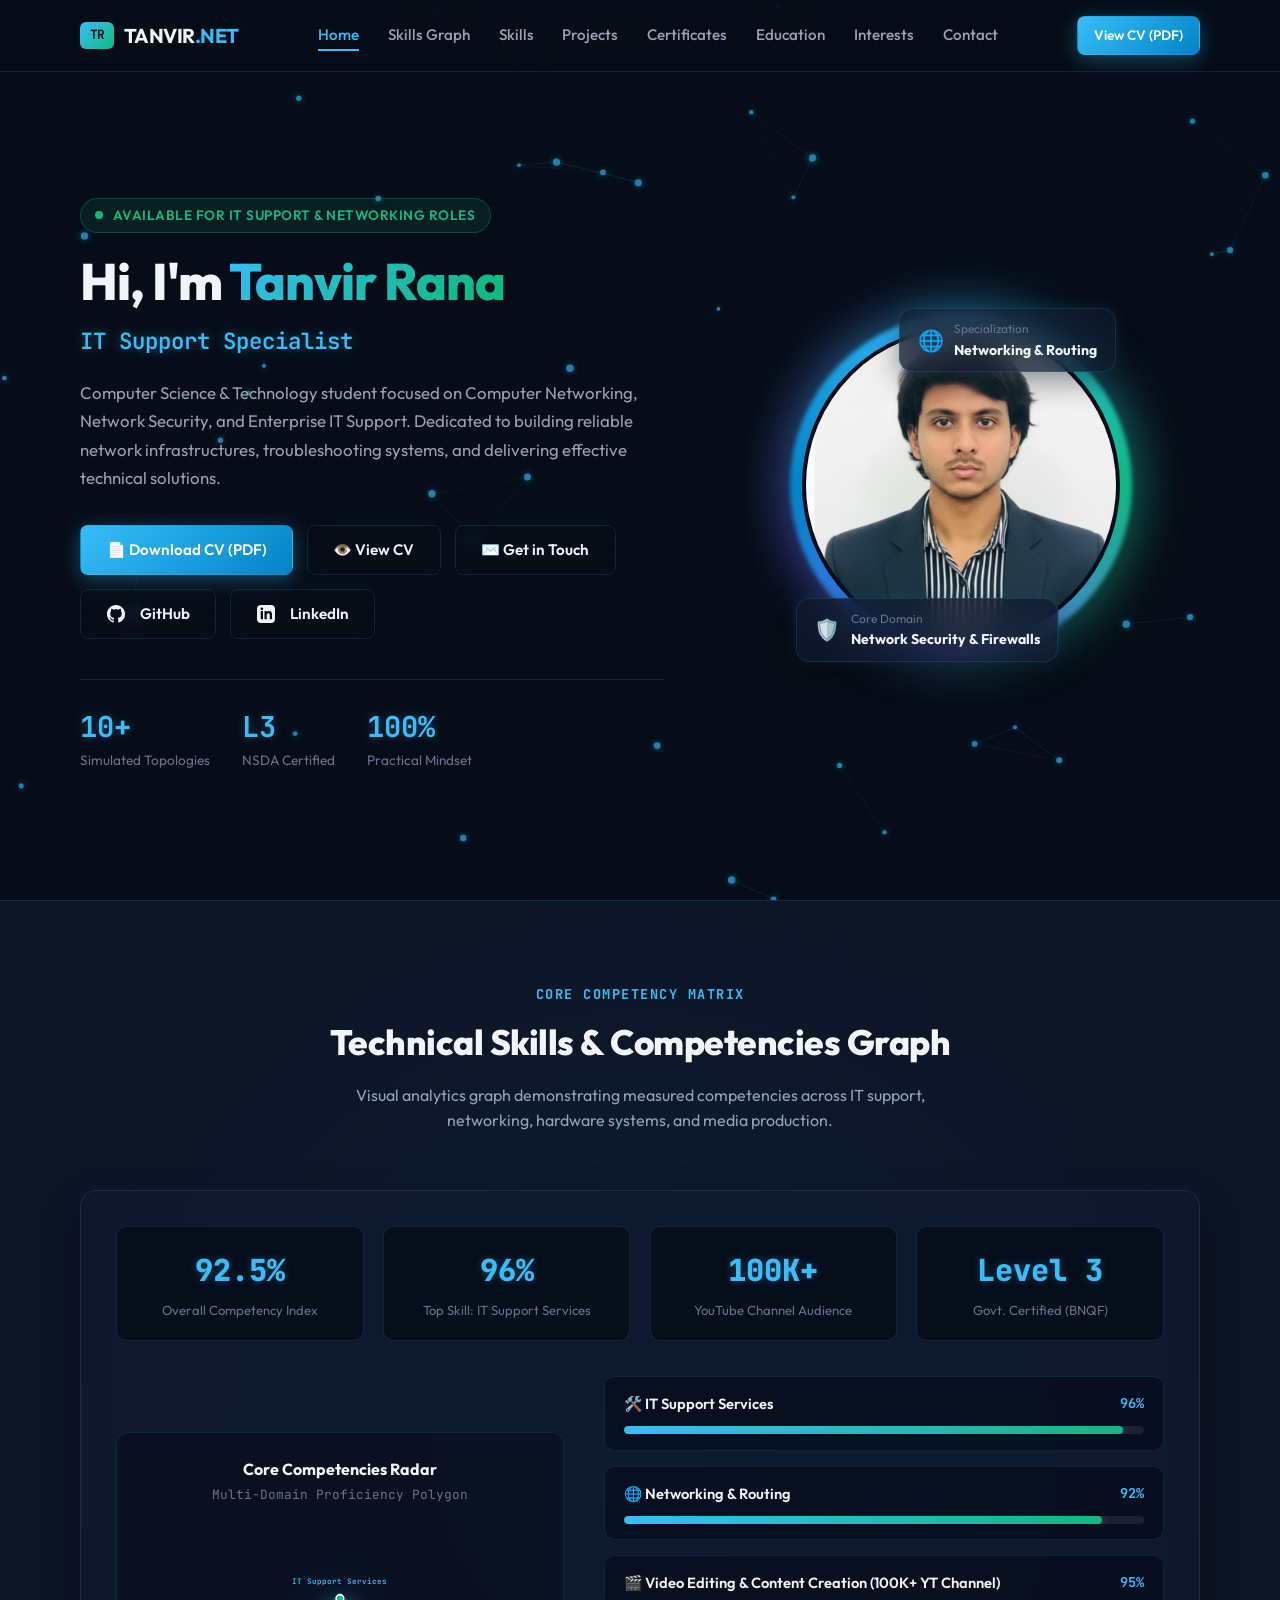
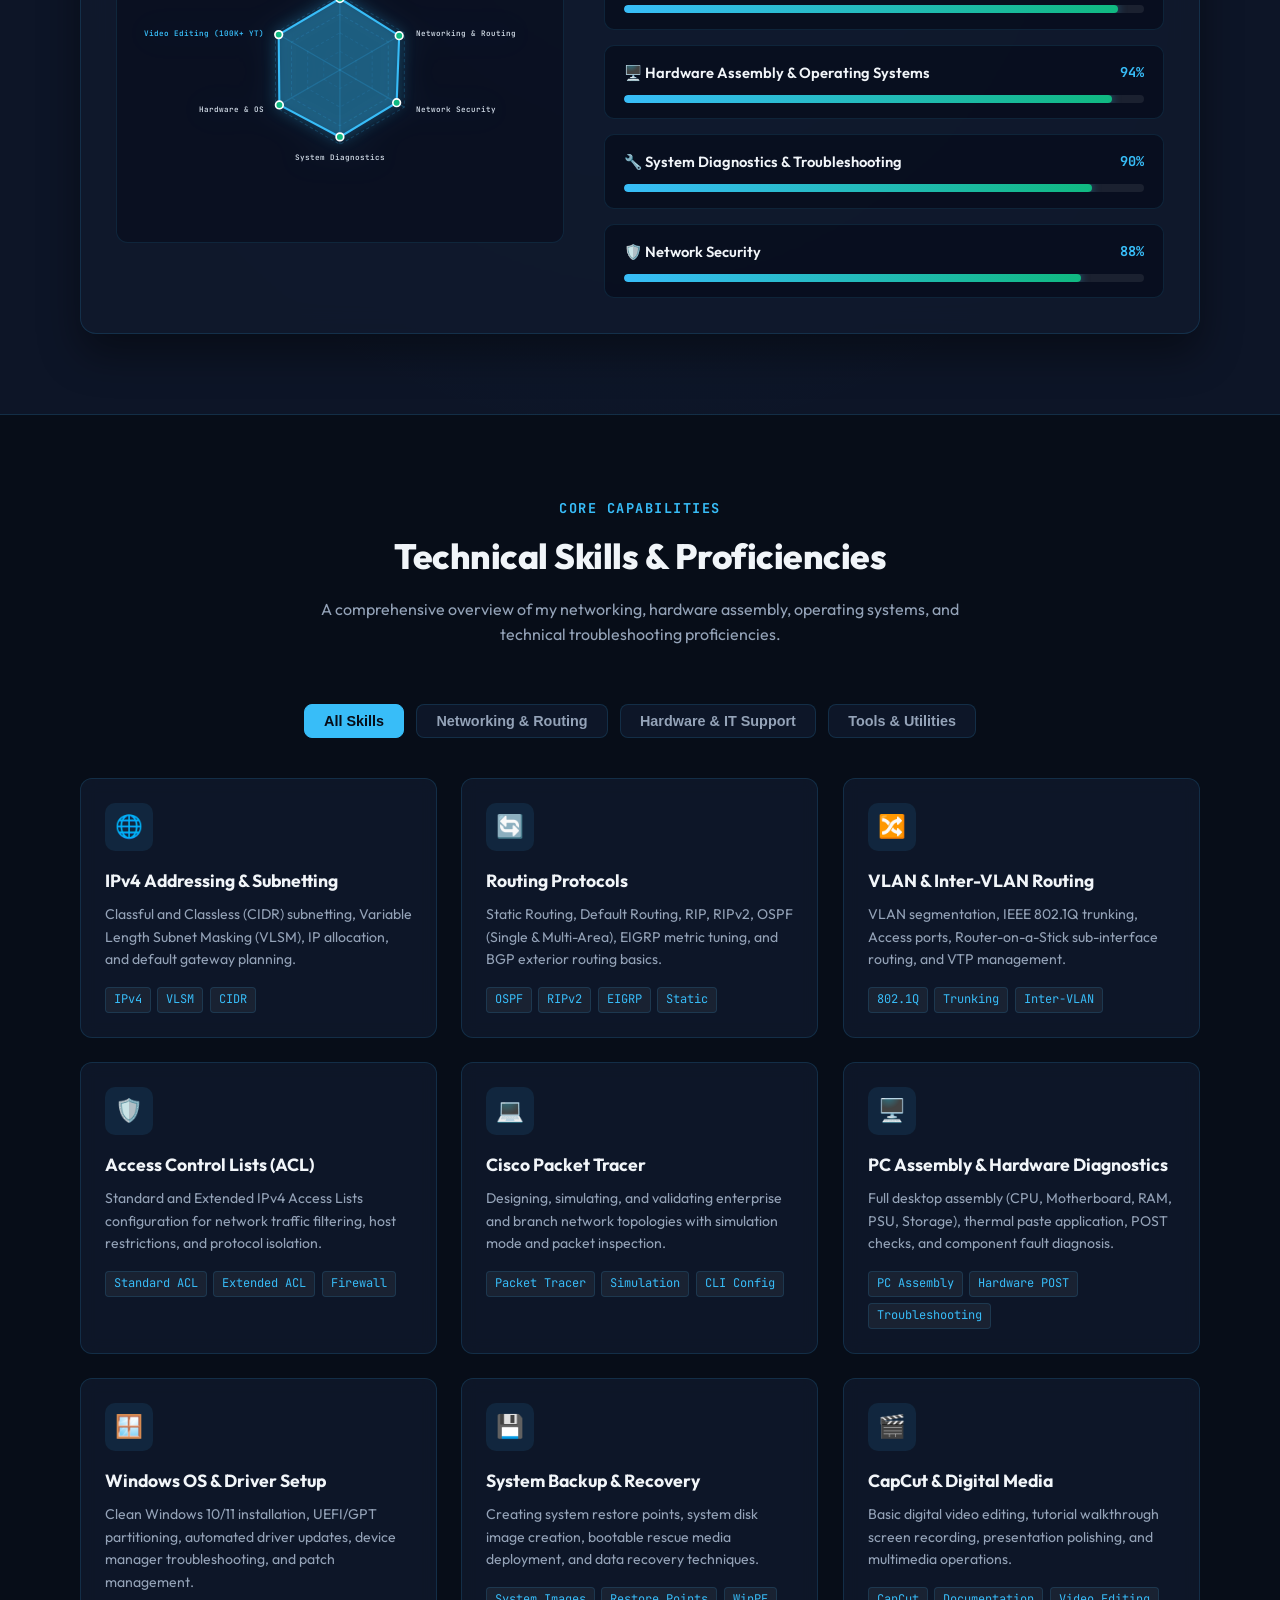
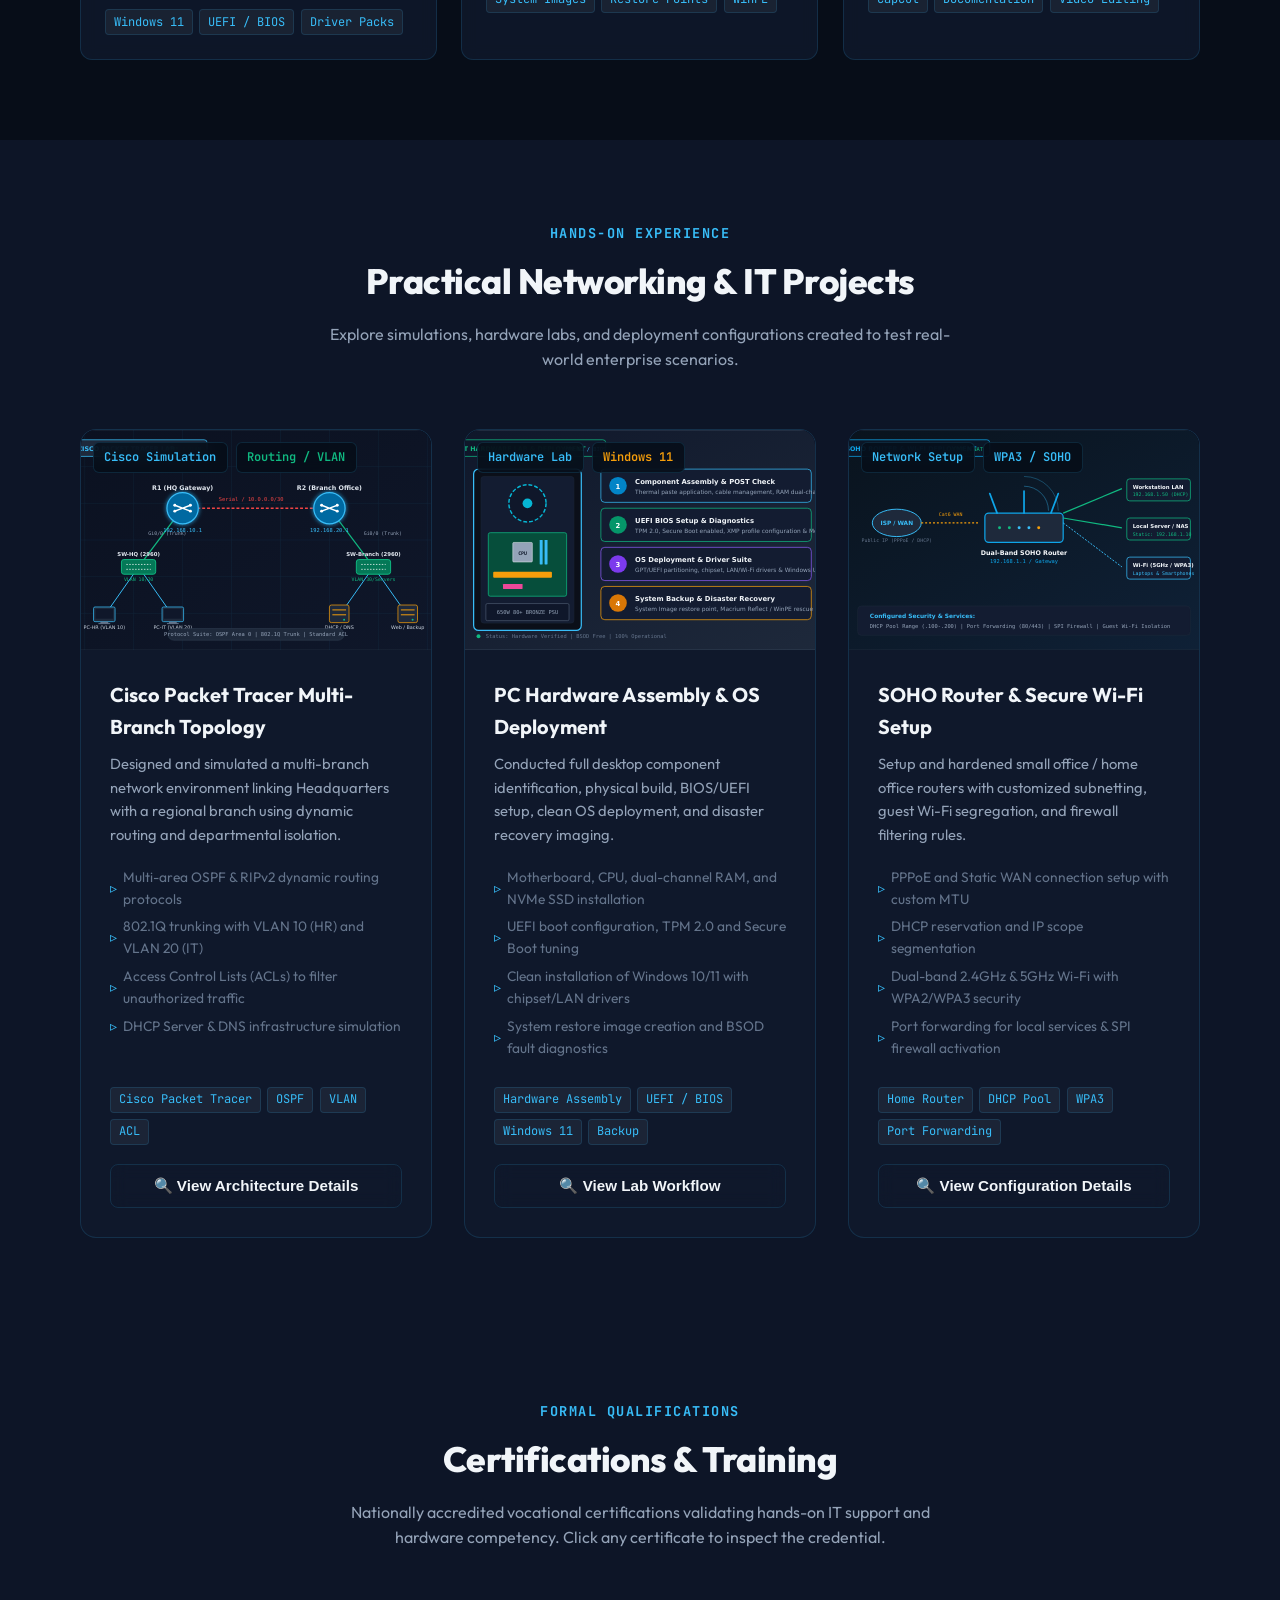
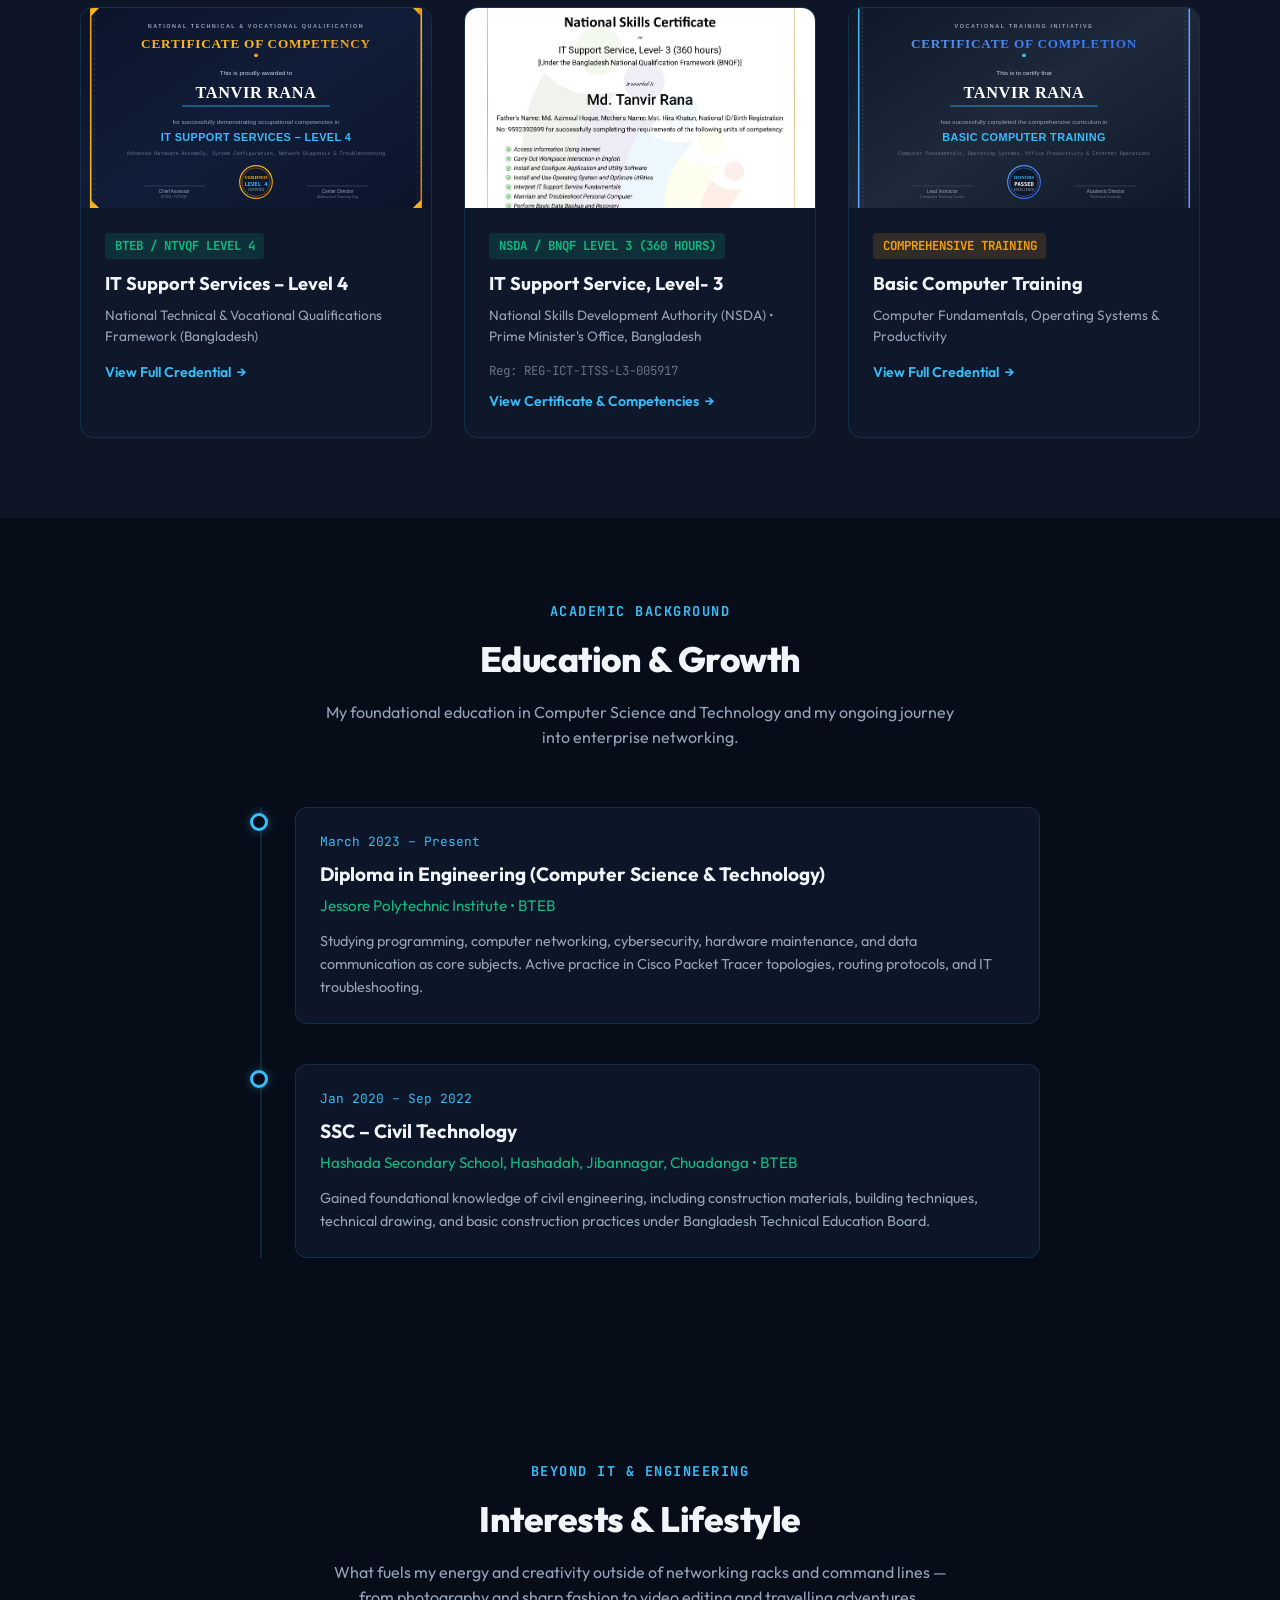
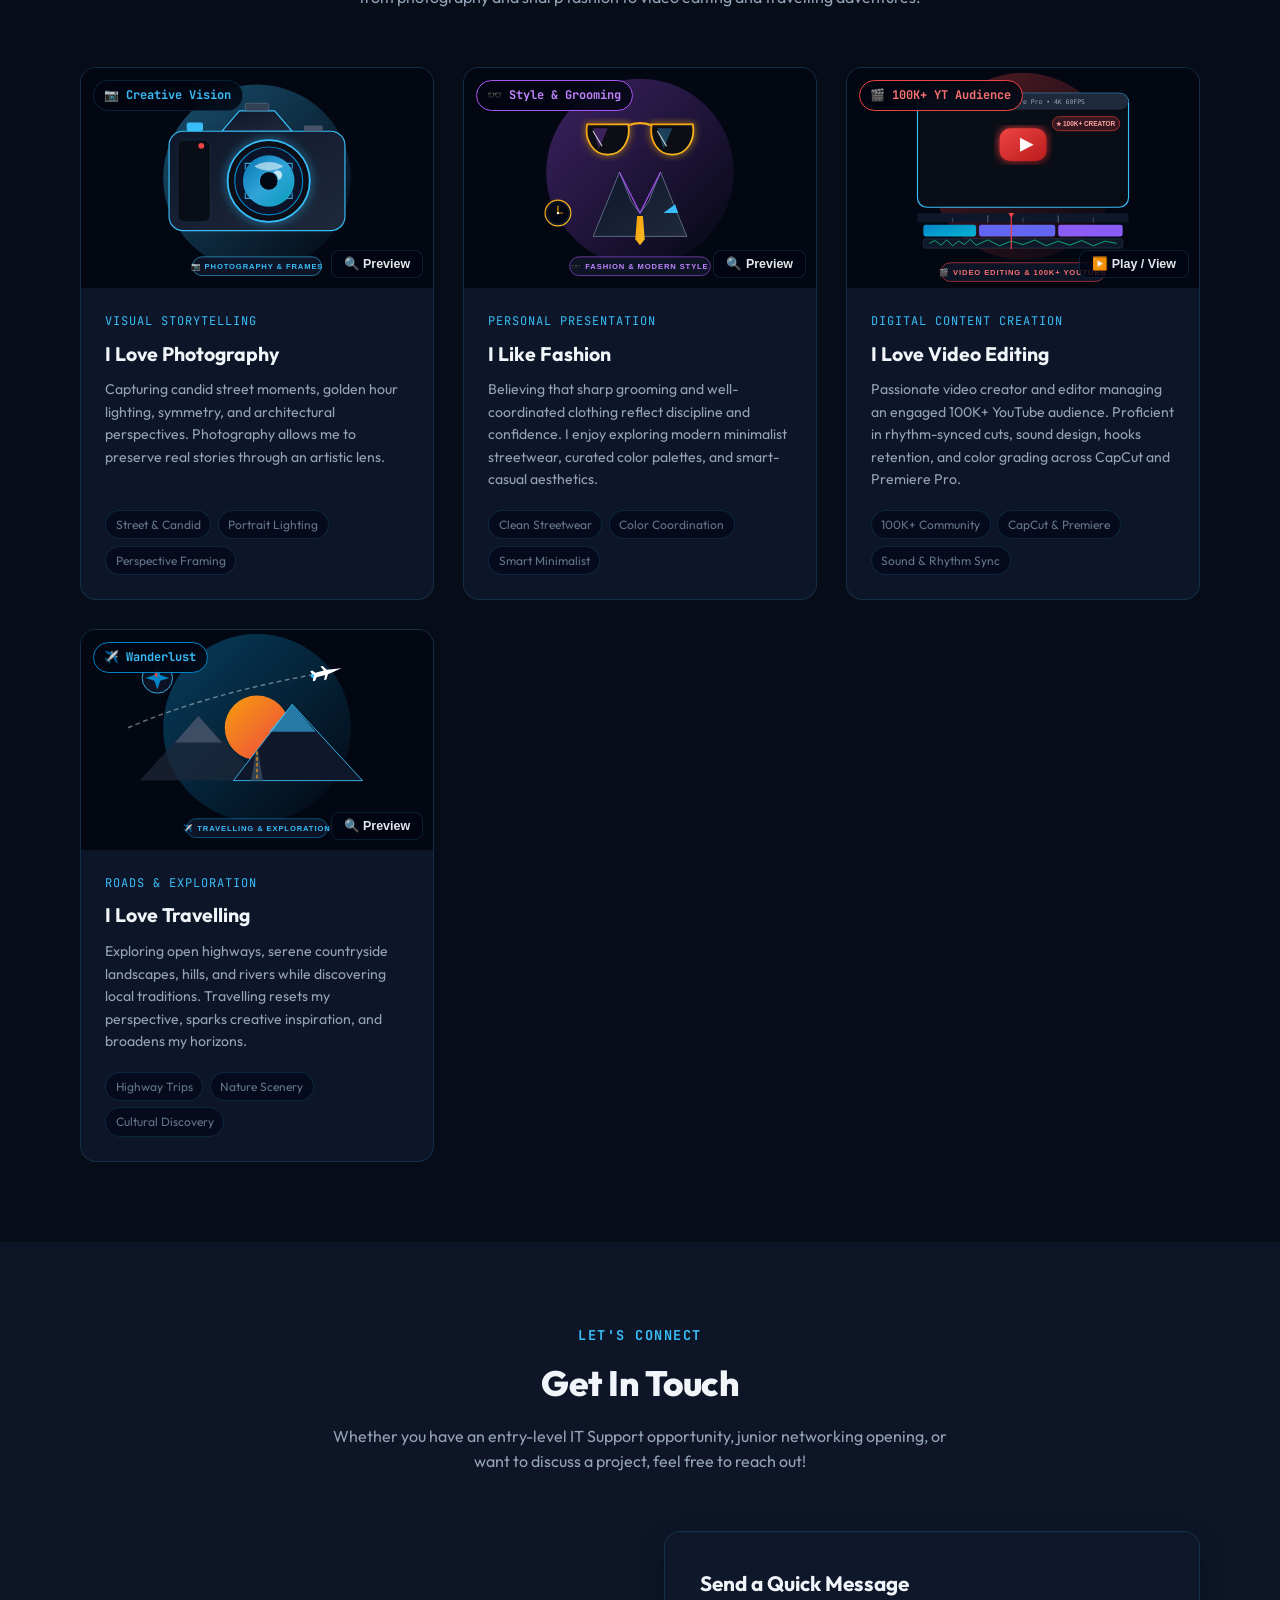
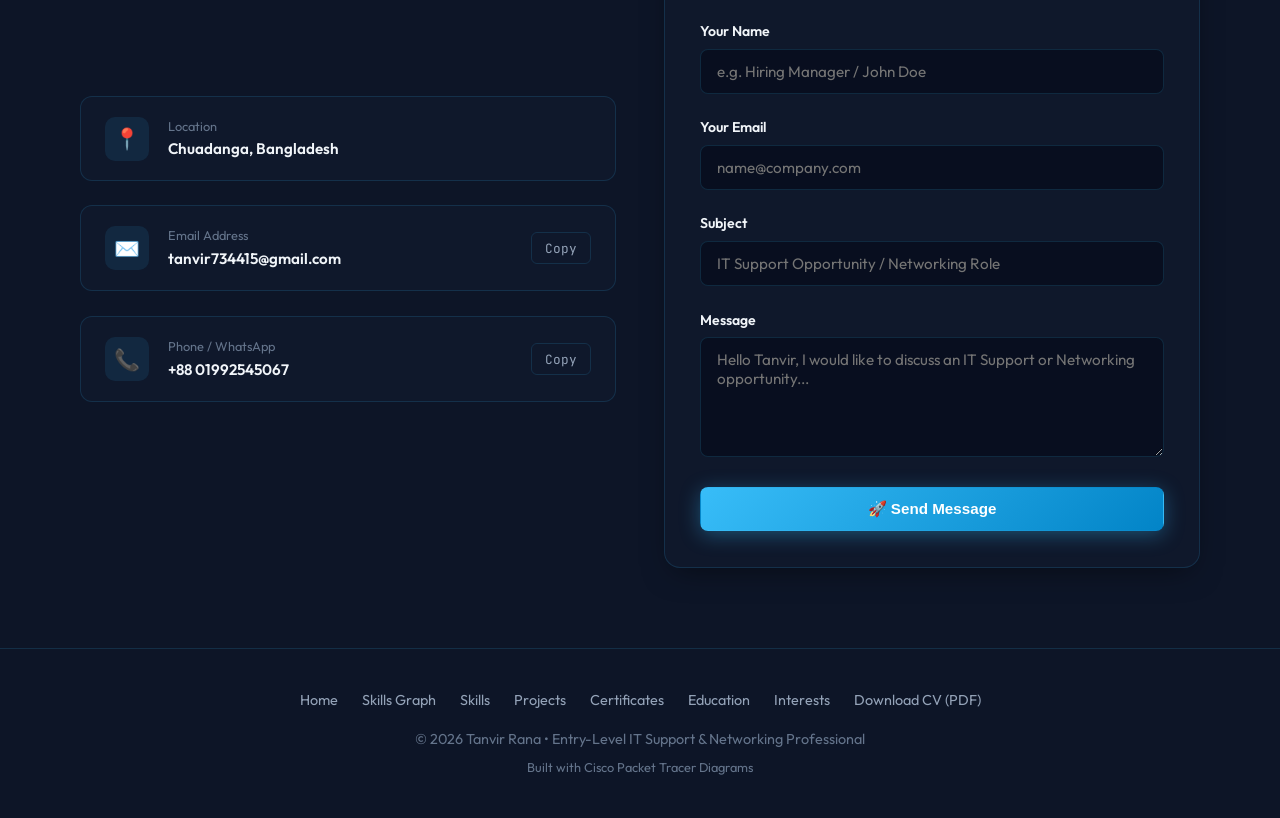
<file: index.html>
<!DOCTYPE html>
<html lang="en">
<head>
  <meta charset="UTF-8">
  <meta name="viewport" content="width=device-width, initial-scale=1.0">
  <title>Tanvir Rana | Entry-Level IT Support &amp; Networking Professional</title>
  <meta name="description" content="Portfolio of Tanvir Rana - Computer Science Diploma student specializing in Cisco Packet Tracer, IPv4 Routing, VLANs, PC Assembly, and IT Support.">
  <meta name="keywords" content="Tanvir Rana, IT Support, Networking, Cisco Packet Tracer, OSPF, VLAN, PC Assembly, Windows Deployment, Portfolio, Bangladesh">
  
  <!-- Google Fonts: Outfit & JetBrains Mono -->
  <link rel="preconnect" href="https://fonts.googleapis.com">
  <link rel="preconnect" href="https://fonts.gstatic.com" crossorigin>
  <link href="https://fonts.googleapis.com/css2?family=JetBrains+Mono:wght@400;500;700&family=Outfit:wght@300;400;500;600;700;800&display=swap" rel="stylesheet">
  
  <!-- Stylesheet -->
  <link rel="stylesheet" href="style.css">
</head>
<body>

  <!-- Dynamic Animated Background Canvas -->
  <canvas id="network-canvas"></canvas>

  <div class="content-wrapper">
    <!-- Navigation Bar -->
    <header class="navbar" id="navbar">
      <div class="container nav-container">
        <a href="#home" class="logo">
          <span class="logo-badge">TR</span>
          <span>TANVIR<span class="text-cyan">.NET</span></span>
        </a>

        <ul class="nav-links" id="nav-links">
          <li><a href="#home" class="nav-link active">Home</a></li>
          <li><a href="#skills-graph" class="nav-link">Skills Graph</a></li>
          <li><a href="#skills" class="nav-link">Skills</a></li>
          <li><a href="#projects" class="nav-link">Projects</a></li>
          <li><a href="#certifications" class="nav-link">Certificates</a></li>
          <li><a href="#education" class="nav-link">Education</a></li>
          <li><a href="#interests" class="nav-link">Interests</a></li>
          <li><a href="#contact" class="nav-link">Contact</a></li>
        </ul>

        <div class="nav-actions">
          <a href="assets/docs/MD_TANVIR_RANA_CV.pdf" target="_blank" class="btn btn-primary" style="padding: 0.5rem 1rem; font-size: 0.85rem;">View CV (PDF)</a>
          <button class="hamburger" id="hamburger-btn" aria-label="Open Navigation Menu">☰</button>
        </div>
      </div>
    </header>

    <!-- Hero Section -->
    <section class="hero-section" id="home">
      <div class="container hero-grid">
        <div class="hero-content">
          <div class="hero-badge-wrap">
            <span class="pulse-dot"></span>
            <span class="hero-badge-text">Available for IT Support &amp; Networking Roles</span>
          </div>

          <h1 class="hero-title">
            Hi, I'm <span class="gradient-text">Tanvir Rana</span>
          </h1>

          <div class="typewriter-line">
            <span class="mono" id="typewriter-text"></span>
          </div>

          <p class="hero-desc">
            Computer Science &amp; Technology student focused on Computer Networking, Network Security, and Enterprise IT Support. Dedicated to building reliable network infrastructures, troubleshooting systems, and delivering effective technical solutions.
          </p>

          <div class="hero-actions">
            <div class="hero-actions-row">
              <a href="assets/docs/MD_TANVIR_RANA_CV.pdf" target="_blank" class="btn btn-primary" title="Download Official PDF CV">
                <span>📄 Download CV (PDF)</span>
              </a>
              <a href="assets/docs/Tanvir_Rana_CV.html" target="_blank" class="btn btn-outline" title="View Interactive Online CV">
                <span>👁️ View CV</span>
              </a>
              <a href="#contact" class="btn btn-outline">
                <span>✉️ Get in Touch</span>
              </a>
            </div>
            <div class="hero-social-row">
              <a href="https://github.com/Md-Tanvir-Rana/Portfolio" target="_blank" rel="noopener noreferrer" class="btn btn-outline" title="GitHub Profile">
                <svg width="18" height="18" viewBox="0 0 24 24" fill="currentColor" style="vertical-align: middle; margin-right: 0.35rem;"><path d="M12 0C5.37 0 0 5.37 0 12c0 5.31 3.435 9.795 8.205 11.385.6.105.825-.255.825-.57 0-.285-.015-1.23-.015-2.235-3.015.555-3.795-.735-4.035-1.41-.135-.345-.72-1.41-1.23-1.695-.42-.225-1.02-.78-.015-.795.945-.015 1.62.87 1.845 1.23 1.08 1.815 2.805 1.305 3.495.99.105-.78.42-1.305.765-1.605-2.67-.3-5.46-1.335-5.46-5.925 0-1.305.465-2.385 1.23-3.225-.12-.3-.54-1.53.12-3.18 0 0 1.005-.315 3.3 1.23.96-.27 1.98-.405 3-.405s2.04.135 3 .405c2.295-1.56 3.3-1.23 3.3-1.23.66 1.65.24 2.88.12 3.18.765.84 1.23 1.905 1.23 3.225 0 4.605-2.805 5.625-5.475 5.925.435.375.81 1.095.81 2.22 0 1.605-.015 2.895-.015 3.3 0 .315.225.69.825.57A12.02 12.02 0 0024 12c0-6.63-5.37-12-12-12z"/></svg>
                <span>GitHub</span>
              </a>
              <a href="https://linkedin.com/in/tanvir-rana" target="_blank" rel="noopener noreferrer" class="btn btn-outline" title="LinkedIn Profile">
                <svg width="18" height="18" viewBox="0 0 24 24" fill="currentColor" style="vertical-align: middle; margin-right: 0.35rem;"><path d="M19 0h-14c-2.761 0-5 2.239-5 5v14c0 2.761 2.239 5 5 5h14c2.762 0 5-2.239 5-5v-14c0-2.761-2.238-5-5-5zm-11 19h-3v-11h3v11zm-1.5-12.268c-.966 0-1.75-.79-1.75-1.764s.784-1.764 1.75-1.764 1.75.79 1.75 1.764-.783 1.764-1.75 1.764zm13.5 12.268h-3v-5.604c0-3.368-4-3.113-4 0v5.604h-3v-11h3v1.765c1.396-2.586 7-2.777 7 2.476v6.759z"/></svg>
                <span>LinkedIn</span>
              </a>
            </div>
          </div>

          <div class="hero-stats">
            <div class="stat-item">
              <h3>10+</h3>
              <p>Simulated Topologies</p>
            </div>
            <div class="stat-item">
              <h3>L3</h3>
              <p>NSDA Certified</p>
            </div>
            <div class="stat-item">
              <h3>100%</h3>
              <p>Practical Mindset</p>
            </div>
          </div>
        </div>

        <div class="hero-visual">
          <div class="avatar-card">
            <div class="avatar-inner">
              <img src="assets/images/profile.jpg" alt="Tanvir Rana - IT Support Specialist">
            </div>

            <!-- Floating Badges -->
            <div class="floating-tech-badge badge-top">
              <span class="badge-icon">🌐</span>
              <div>
                <div class="badge-label">Specialization</div>
                <div class="badge-val">Networking &amp; Routing</div>
              </div>
            </div>

            <div class="floating-tech-badge badge-bottom">
              <span class="badge-icon">🛡️</span>
              <div>
                <div class="badge-label">Core Domain</div>
                <div class="badge-val">Network Security &amp; Firewalls</div>
              </div>
            </div>
          </div>
        </div>
      </div>
    </section>



            <!-- Networking & Technical Skills Graph -->
    <section class="skills-graph-section" id="skills-graph">
      <div class="container">
        <div class="section-header reveal">
          <span class="section-tag">Core Competency Matrix</span>
          <h2 class="section-title">Technical Skills &amp; Competencies Graph</h2>
          <p class="section-desc">
            Visual analytics graph demonstrating measured competencies across IT support, networking, hardware systems, and media production.
          </p>
        </div>

        <div class="graph-card-wrapper reveal">
          <!-- Summary Metric Row -->
          <div class="graph-stats-row">
            <div class="graph-stat-box">
              <div class="graph-stat-val">92.5%</div>
              <div class="graph-stat-lbl">Overall Competency Index</div>
            </div>
            <div class="graph-stat-box">
              <div class="graph-stat-val">96%</div>
              <div class="graph-stat-lbl">Top Skill: IT Support Services</div>
            </div>
            <div class="graph-stat-box">
              <div class="graph-stat-val">100K+</div>
              <div class="graph-stat-lbl">YouTube Channel Audience</div>
            </div>
            <div class="graph-stat-box">
              <div class="graph-stat-val">Level 3</div>
              <div class="graph-stat-lbl">Govt. Certified (BNQF)</div>
            </div>
          </div>

          <!-- Graph Main Grid: Radar on Left, Progress Bars on Right -->
          <div class="graph-main-grid">
            <!-- Left: Cyber Radar / Spider Chart -->
            <div class="radar-container">
              <div class="radar-title">Core Competencies Radar</div>
              <div class="radar-subtitle">Multi-Domain Proficiency Polygon</div>

              <svg class="radar-svg" viewBox="0 0 480 350" xmlns="http://www.w3.org/2000/svg">
                <!-- Concentric Hexagons (Grid Lines) -->
                <polygon points="240.0,87.0 316.2,131.0 316.2,219.0 240.0,263.0 163.8,219.0 163.8,131.0" fill="none" stroke="rgba(56, 189, 248, 0.20)" stroke-width="1.2" stroke-dasharray="4 3"/>
                <polygon points="240.0,109.0 297.2,142.0 297.2,208.0 240.0,241.0 182.8,208.0 182.8,142.0" fill="none" stroke="rgba(56, 189, 248, 0.16)" stroke-width="1.2" stroke-dasharray="4 3"/>
                <polygon points="240.0,131.0 278.1,153.0 278.1,197.0 240.0,219.0 201.9,197.0 201.9,153.0" fill="none" stroke="rgba(56, 189, 248, 0.12)" stroke-width="1.2" stroke-dasharray="4 3"/>
                <polygon points="240.0,153.0 259.1,164.0 259.1,186.0 240.0,197.0 220.9,186.0 220.9,164.0" fill="none" stroke="rgba(56, 189, 248, 0.09)" stroke-width="1.2" stroke-dasharray="4 3"/>
                <!-- Axis Lines -->
                <line x1="240" y1="175" x2="240.0" y2="87.0" stroke="rgba(56, 189, 248, 0.2)" stroke-width="1.5"/>
                <line x1="240" y1="175" x2="316.2" y2="131.0" stroke="rgba(56, 189, 248, 0.2)" stroke-width="1.5"/>
                <line x1="240" y1="175" x2="316.2" y2="219.0" stroke="rgba(56, 189, 248, 0.2)" stroke-width="1.5"/>
                <line x1="240" y1="175" x2="240.0" y2="263.0" stroke="rgba(56, 189, 248, 0.2)" stroke-width="1.5"/>
                <line x1="240" y1="175" x2="163.8" y2="219.0" stroke="rgba(56, 189, 248, 0.2)" stroke-width="1.5"/>
                <line x1="240" y1="175" x2="163.8" y2="131.0" stroke="rgba(56, 189, 248, 0.2)" stroke-width="1.5"/>
                <!-- Data Polygon -->
                <polygon class="radar-polygon" points="240.0,90.5 310.1,134.5 307.1,213.7 240.0,254.2 168.4,216.4 167.6,133.2"/>
                <!-- Data Points -->
                <circle class="radar-point" cx="240.0" cy="90.5" r="4.5" title="IT Support Services: 96%"/>
                <circle class="radar-point" cx="310.1" cy="134.5" r="4.5" title="Networking &amp; Routing: 92%"/>
                <circle class="radar-point" cx="307.1" cy="213.7" r="4.5" title="Network Security: 88%"/>
                <circle class="radar-point" cx="240.0" cy="254.2" r="4.5" title="System Diagnostics: 90%"/>
                <circle class="radar-point" cx="168.4" cy="216.4" r="4.5" title="Hardware &amp; OS: 94%"/>
                <circle class="radar-point" cx="167.6" cy="133.2" r="4.5" title="Video Editing (100K+ YT): 95%"/>
                <!-- Outer Labels -->
                <text x="240.0" y="73.0" fill="#38bdf8" font-family="'JetBrains Mono', monospace" font-size="9" font-weight="600" text-anchor="middle">IT Support Services</text>
                <text x="330.2" y="135.0" fill="#cbd5e1" font-family="'JetBrains Mono', monospace" font-size="9" font-weight="600" text-anchor="start">Networking &amp; Routing</text>
                <text x="330.2" y="225.0" fill="#cbd5e1" font-family="'JetBrains Mono', monospace" font-size="9" font-weight="600" text-anchor="start">Network Security</text>
                <text x="240.0" y="281.0" fill="#cbd5e1" font-family="'JetBrains Mono', monospace" font-size="9" font-weight="600" text-anchor="middle">System Diagnostics</text>
                <text x="149.8" y="225.0" fill="#cbd5e1" font-family="'JetBrains Mono', monospace" font-size="9" font-weight="600" text-anchor="end">Hardware &amp; OS</text>
                <text x="149.8" y="135.0" fill="#38bdf8" font-family="'JetBrains Mono', monospace" font-size="9" font-weight="600" text-anchor="end">Video Editing (100K+ YT)</text>
              </svg>
            </div>

            <!-- Right: Detailed Skill Bars Graph -->
            <div class="bar-graph-list">
              <!-- Bar 1 -->
              <div class="skill-bar-item">
                <div class="skill-bar-header">
                  <span class="skill-bar-title">🛠️ IT Support Services</span>
                  <span class="skill-bar-badge">96%</span>
                </div>
                <div class="skill-bar-track">
                  <div class="skill-bar-fill" style="width: 96%;"></div>
                </div>
              </div>

              <!-- Bar 2 -->
              <div class="skill-bar-item">
                <div class="skill-bar-header">
                  <span class="skill-bar-title">🌐 Networking &amp; Routing</span>
                  <span class="skill-bar-badge">92%</span>
                </div>
                <div class="skill-bar-track">
                  <div class="skill-bar-fill" style="width: 92%;"></div>
                </div>
              </div>

              <!-- Bar 3 -->
              <div class="skill-bar-item">
                <div class="skill-bar-header">
                  <span class="skill-bar-title">🎬 Video Editing &amp; Content Creation (100K+ YT Channel)</span>
                  <span class="skill-bar-badge">95%</span>
                </div>
                <div class="skill-bar-track">
                  <div class="skill-bar-fill" style="width: 95%;"></div>
                </div>
              </div>

              <!-- Bar 4 -->
              <div class="skill-bar-item">
                <div class="skill-bar-header">
                  <span class="skill-bar-title">🖥️ Hardware Assembly &amp; Operating Systems</span>
                  <span class="skill-bar-badge">94%</span>
                </div>
                <div class="skill-bar-track">
                  <div class="skill-bar-fill" style="width: 94%;"></div>
                </div>
              </div>

              <!-- Bar 5 -->
              <div class="skill-bar-item">
                <div class="skill-bar-header">
                  <span class="skill-bar-title">🔧 System Diagnostics &amp; Troubleshooting</span>
                  <span class="skill-bar-badge">90%</span>
                </div>
                <div class="skill-bar-track">
                  <div class="skill-bar-fill" style="width: 90%;"></div>
                </div>
              </div>

              <!-- Bar 6 -->
              <div class="skill-bar-item">
                <div class="skill-bar-header">
                  <span class="skill-bar-title">🛡️ Network Security</span>
                  <span class="skill-bar-badge">88%</span>
                </div>
                <div class="skill-bar-track">
                  <div class="skill-bar-fill" style="width: 88%;"></div>
                </div>
              </div>
            </div>
          </div>
        </div>
      </div>
    </section>

        <!-- Technical Skills Section -->
    <section id="skills">
      <div class="container">
        <div class="section-header reveal">
          <span class="section-tag">Core Capabilities</span>
          <h2 class="section-title">Technical Skills &amp; Proficiencies</h2>
          <p class="section-desc">
            A comprehensive overview of my networking, hardware assembly, operating systems, and technical troubleshooting proficiencies.
          </p>
        </div>

        <div class="skills-filter reveal">
          <button class="filter-btn active" data-filter="all">All Skills</button>
          <button class="filter-btn" data-filter="networking">Networking &amp; Routing</button>
          <button class="filter-btn" data-filter="hardware">Hardware &amp; IT Support</button>
          <button class="filter-btn" data-filter="tools">Tools &amp; Utilities</button>
        </div>

        <div class="skills-grid">
          <!-- Skill Card 1 -->
          <div class="skill-card" data-category="networking">
            <div class="skill-icon-wrap">🌐</div>
            <h3 class="skill-title">IPv4 Addressing &amp; Subnetting</h3>
            <p class="skill-desc">Classful and Classless (CIDR) subnetting, Variable Length Subnet Masking (VLSM), IP allocation, and default gateway planning.</p>
            <div class="skill-tags">
              <span class="skill-tag">IPv4</span>
              <span class="skill-tag">VLSM</span>
              <span class="skill-tag">CIDR</span>
            </div>
          </div>

          <!-- Skill Card 2 -->
          <div class="skill-card" data-category="networking">
            <div class="skill-icon-wrap">🔄</div>
            <h3 class="skill-title">Routing Protocols</h3>
            <p class="skill-desc">Static Routing, Default Routing, RIP, RIPv2, OSPF (Single &amp; Multi-Area), EIGRP metric tuning, and BGP exterior routing basics.</p>
            <div class="skill-tags">
              <span class="skill-tag">OSPF</span>
              <span class="skill-tag">RIPv2</span>
              <span class="skill-tag">EIGRP</span>
              <span class="skill-tag">Static</span>
            </div>
          </div>

          <!-- Skill Card 3 -->
          <div class="skill-card" data-category="networking">
            <div class="skill-icon-wrap">🔀</div>
            <h3 class="skill-title">VLAN &amp; Inter-VLAN Routing</h3>
            <p class="skill-desc">VLAN segmentation, IEEE 802.1Q trunking, Access ports, Router-on-a-Stick sub-interface routing, and VTP management.</p>
            <div class="skill-tags">
              <span class="skill-tag">802.1Q</span>
              <span class="skill-tag">Trunking</span>
              <span class="skill-tag">Inter-VLAN</span>
            </div>
          </div>

          <!-- Skill Card 4 -->
          <div class="skill-card" data-category="networking">
            <div class="skill-icon-wrap">🛡️</div>
            <h3 class="skill-title">Access Control Lists (ACL)</h3>
            <p class="skill-desc">Standard and Extended IPv4 Access Lists configuration for network traffic filtering, host restrictions, and protocol isolation.</p>
            <div class="skill-tags">
              <span class="skill-tag">Standard ACL</span>
              <span class="skill-tag">Extended ACL</span>
              <span class="skill-tag">Firewall</span>
            </div>
          </div>

          <!-- Skill Card 5 -->
          <div class="skill-card" data-category="tools">
            <div class="skill-icon-wrap">💻</div>
            <h3 class="skill-title">Cisco Packet Tracer</h3>
            <p class="skill-desc">Designing, simulating, and validating enterprise and branch network topologies with simulation mode and packet inspection.</p>
            <div class="skill-tags">
              <span class="skill-tag">Packet Tracer</span>
              <span class="skill-tag">Simulation</span>
              <span class="skill-tag">CLI Config</span>
            </div>
          </div>

          <!-- Skill Card 6 -->
          <div class="skill-card" data-category="hardware">
            <div class="skill-icon-wrap">🖥️</div>
            <h3 class="skill-title">PC Assembly &amp; Hardware Diagnostics</h3>
            <p class="skill-desc">Full desktop assembly (CPU, Motherboard, RAM, PSU, Storage), thermal paste application, POST checks, and component fault diagnosis.</p>
            <div class="skill-tags">
              <span class="skill-tag">PC Assembly</span>
              <span class="skill-tag">Hardware POST</span>
              <span class="skill-tag">Troubleshooting</span>
            </div>
          </div>

          <!-- Skill Card 7 -->
          <div class="skill-card" data-category="hardware">
            <div class="skill-icon-wrap">🪟</div>
            <h3 class="skill-title">Windows OS &amp; Driver Setup</h3>
            <p class="skill-desc">Clean Windows 10/11 installation, UEFI/GPT partitioning, automated driver updates, device manager troubleshooting, and patch management.</p>
            <div class="skill-tags">
              <span class="skill-tag">Windows 11</span>
              <span class="skill-tag">UEFI / BIOS</span>
              <span class="skill-tag">Driver Packs</span>
            </div>
          </div>

          <!-- Skill Card 8 -->
          <div class="skill-card" data-category="hardware">
            <div class="skill-icon-wrap">💾</div>
            <h3 class="skill-title">System Backup &amp; Recovery</h3>
            <p class="skill-desc">Creating system restore points, system disk image creation, bootable rescue media deployment, and data recovery techniques.</p>
            <div class="skill-tags">
              <span class="skill-tag">System Images</span>
              <span class="skill-tag">Restore Points</span>
              <span class="skill-tag">WinPE</span>
            </div>
          </div>

          <!-- Skill Card 9 -->
          <div class="skill-card" data-category="tools">
            <div class="skill-icon-wrap">🎬</div>
            <h3 class="skill-title">CapCut &amp; Digital Media</h3>
            <p class="skill-desc">Basic digital video editing, tutorial walkthrough screen recording, presentation polishing, and multimedia operations.</p>
            <div class="skill-tags">
              <span class="skill-tag">CapCut</span>
              <span class="skill-tag">Documentation</span>
              <span class="skill-tag">Video Editing</span>
            </div>
          </div>
        </div>
      </div>
    </section>

    <!-- Projects Section -->
    <section class="projects-section" id="projects" style="background: var(--bg-secondary);">
      <div class="container">
        <div class="section-header reveal">
          <span class="section-tag">Hands-on Experience</span>
          <h2 class="section-title">Practical Networking &amp; IT Projects</h2>
          <p class="section-desc">
            Explore simulations, hardware labs, and deployment configurations created to test real-world enterprise scenarios.
          </p>
        </div>

        <div class="projects-grid">
          <!-- Project 1: Cisco Packet Tracer Labs -->
          <div class="project-card reveal reveal-delay-1">
            <div class="project-img-wrapper">
              <img src="assets/images/cisco-topology.svg" alt="Cisco Packet Tracer Topology">
              <div class="project-overlay">
                <span class="project-category-tag">Cisco Simulation</span>
                <span class="project-category-tag" style="color:var(--accent-emerald);">Routing / VLAN</span>
              </div>
            </div>

            <div class="project-content">
              <h3 class="project-title">Cisco Packet Tracer Multi-Branch Topology</h3>
              <p class="project-desc">
                Designed and simulated a multi-branch network environment linking Headquarters with a regional branch using dynamic routing and departmental isolation.
              </p>

              <ul class="project-features">
                <li>Multi-area OSPF &amp; RIPv2 dynamic routing protocols</li>
                <li>802.1Q trunking with VLAN 10 (HR) and VLAN 20 (IT)</li>
                <li>Access Control Lists (ACLs) to filter unauthorized traffic</li>
                <li>DHCP Server &amp; DNS infrastructure simulation</li>
              </ul>

              <div class="project-tech-stack">
                <span class="skill-tag">Cisco Packet Tracer</span>
                <span class="skill-tag">OSPF</span>
                <span class="skill-tag">VLAN</span>
                <span class="skill-tag">ACL</span>
              </div>

              <div class="project-actions">
                <button class="btn btn-outline" style="width:100%; justify-content:center;" data-modal-trigger="cisco">
                  🔍 View Architecture Details
                </button>
              </div>
            </div>
          </div>

          <!-- Project 2: PC Assembly & OS Deployment -->
          <div class="project-card reveal reveal-delay-2">
            <div class="project-img-wrapper">
              <img src="assets/images/pc-assembly.svg" alt="PC Assembly and Troubleshooting">
              <div class="project-overlay">
                <span class="project-category-tag">Hardware Lab</span>
                <span class="project-category-tag" style="color:var(--accent-amber);">Windows 11</span>
              </div>
            </div>

            <div class="project-content">
              <h3 class="project-title">PC Hardware Assembly &amp; OS Deployment</h3>
              <p class="project-desc">
                Conducted full desktop component identification, physical build, BIOS/UEFI setup, clean OS deployment, and disaster recovery imaging.
              </p>

              <ul class="project-features">
                <li>Motherboard, CPU, dual-channel RAM, and NVMe SSD installation</li>
                <li>UEFI boot configuration, TPM 2.0 and Secure Boot tuning</li>
                <li>Clean installation of Windows 10/11 with chipset/LAN drivers</li>
                <li>System restore image creation and BSOD fault diagnostics</li>
              </ul>

              <div class="project-tech-stack">
                <span class="skill-tag">Hardware Assembly</span>
                <span class="skill-tag">UEFI / BIOS</span>
                <span class="skill-tag">Windows 11</span>
                <span class="skill-tag">Backup</span>
              </div>

              <div class="project-actions">
                <button class="btn btn-outline" style="width:100%; justify-content:center;" data-modal-trigger="hardware">
                  🔍 View Lab Workflow
                </button>
              </div>
            </div>
          </div>

          <!-- Project 3: SOHO Router & Wi-Fi Configuration -->
          <div class="project-card reveal reveal-delay-3">
            <div class="project-img-wrapper">
              <img src="assets/images/soho-network.svg" alt="SOHO Router Configuration">
              <div class="project-overlay">
                <span class="project-category-tag">Network Setup</span>
                <span class="project-category-tag" style="color:var(--accent-cyan);">WPA3 / SOHO</span>
              </div>
            </div>

            <div class="project-content">
              <h3 class="project-title">SOHO Router &amp; Secure Wi-Fi Setup</h3>
              <p class="project-desc">
                Setup and hardened small office / home office routers with customized subnetting, guest Wi-Fi segregation, and firewall filtering rules.
              </p>

              <ul class="project-features">
                <li>PPPoE and Static WAN connection setup with custom MTU</li>
                <li>DHCP reservation and IP scope segmentation</li>
                <li>Dual-band 2.4GHz &amp; 5GHz Wi-Fi with WPA2/WPA3 security</li>
                <li>Port forwarding for local services &amp; SPI firewall activation</li>
              </ul>

              <div class="project-tech-stack">
                <span class="skill-tag">Home Router</span>
                <span class="skill-tag">DHCP Pool</span>
                <span class="skill-tag">WPA3</span>
                <span class="skill-tag">Port Forwarding</span>
              </div>

              <div class="project-actions">
                <button class="btn btn-outline" style="width:100%; justify-content:center;" data-modal-trigger="soho">
                  🔍 View Configuration Details
                </button>
              </div>
            </div>
          </div>
        </div>
      </div>
    </section>

    <!-- Certifications Section -->
    <section class="cert-section" id="certifications">
      <div class="container">
        <div class="section-header reveal">
          <span class="section-tag">Formal Qualifications</span>
          <h2 class="section-title">Certifications &amp; Training</h2>
          <p class="section-desc">
            Nationally accredited vocational certifications validating hands-on IT support and hardware competency. Click any certificate to inspect the credential.
          </p>
        </div>

        <div class="certs-grid">
          <!-- Cert 1: Level 4 -->
          <div class="cert-card reveal reveal-delay-1" data-modal-trigger="certLevel4">
            <div class="cert-preview-img">
              <img src="assets/certificates/cert-level4.svg" alt="IT Support Level 4 Certificate">
            </div>
            <div class="cert-body">
              <span class="cert-level-badge">BTEB / NTVQF LEVEL 4</span>
              <h3 class="cert-title">IT Support Services – Level 4</h3>
              <p class="cert-issuer">National Technical &amp; Vocational Qualifications Framework (Bangladesh)</p>
              <div class="cert-footer-link">
                <span>View Full Credential</span> →
              </div>
            </div>
          </div>

          <!-- Cert 2: Level 3 (Official NSDA Verified) -->
          <div class="cert-card reveal reveal-delay-2" data-modal-trigger="certLevel3">
            <div class="cert-preview-img">
              <img src="assets/certificates/cert-level3.jpg" alt="National Skills Certificate - IT Support Service Level 3">
            </div>
            <div class="cert-body">
              <span class="cert-level-badge" style="color:var(--accent-emerald); background:rgba(16,185,129,0.15);">NSDA / BNQF LEVEL 3 (360 HOURS)</span>
              <h3 class="cert-title">IT Support Service, Level- 3</h3>
              <p class="cert-issuer">National Skills Development Authority (NSDA) • Prime Minister's Office, Bangladesh</p>
              <p style="font-size:0.78rem; color:var(--text-muted); font-family:var(--font-mono); margin-bottom:0.6rem;">Reg: REG-ICT-ITSS-L3-005917</p>
              <div class="cert-footer-link">
                <span>View Certificate &amp; Competencies</span> →
              </div>
            </div>
          </div>

          <!-- Cert 3: Basic Computer Training -->
          <div class="cert-card reveal reveal-delay-3" data-modal-trigger="certBasic">
            <div class="cert-preview-img">
              <img src="assets/certificates/cert-basic.svg" alt="Basic Computer Training Certificate">
            </div>
            <div class="cert-body">
              <span class="cert-level-badge" style="color:var(--accent-amber); background:rgba(245,158,11,0.15);">COMPREHENSIVE TRAINING</span>
              <h3 class="cert-title">Basic Computer Training</h3>
              <p class="cert-issuer">Computer Fundamentals, Operating Systems &amp; Productivity</p>
              <div class="cert-footer-link">
                <span>View Full Credential</span> →
              </div>
            </div>
          </div>
        </div>
      </div>
    </section>

    <!-- Education & Career Timeline -->
    <section id="education">
      <div class="container">
        <div class="section-header reveal">
          <span class="section-tag">Academic Background</span>
          <h2 class="section-title">Education &amp; Growth</h2>
          <p class="section-desc">
            My foundational education in Computer Science and Technology and my ongoing journey into enterprise networking.
          </p>
        </div>

        <div class="timeline-wrap">
          <div class="timeline-item reveal reveal-delay-1">
            <div class="timeline-dot"></div>
            <div class="timeline-card">
              <div class="timeline-period">March 2023 – Present</div>
              <h3 class="timeline-role">Diploma in Engineering (Computer Science &amp; Technology)</h3>
              <div class="timeline-org">Jessore Polytechnic Institute • BTEB</div>
              <p class="timeline-desc">
                Studying programming, computer networking, cybersecurity, hardware maintenance, and data communication as core subjects. Active practice in Cisco Packet Tracer topologies, routing protocols, and IT troubleshooting.
              </p>
            </div>
          </div>

          <div class="timeline-item reveal reveal-delay-2">
            <div class="timeline-dot" style="border-color: var(--accent-cyan);"></div>
            <div class="timeline-card">
              <div class="timeline-period">Jan 2020 – Sep 2022</div>
              <h3 class="timeline-role">SSC – Civil Technology</h3>
              <div class="timeline-org">Hashada Secondary School, Hashadah, Jibannagar, Chuadanga • BTEB</div>
              <p class="timeline-desc">
                Gained foundational knowledge of civil engineering, including construction materials, building techniques, technical drawing, and basic construction practices under Bangladesh Technical Education Board.
              </p>
            </div>
          </div>
        </div>
      </div>
    </section>

    <!-- Interests, Lifestyle & Beyond Work Section -->
    <section id="interests" class="interests-section">
      <div class="container">
        <div class="section-header reveal">
          <span class="section-tag">Beyond IT &amp; Engineering</span>
          <h2 class="section-title">Interests &amp; Lifestyle</h2>
          <p class="section-desc">
            What fuels my energy and creativity outside of networking racks and command lines — from photography and sharp fashion to video editing and travelling adventures.
          </p>
        </div>



        <!-- The Core Passion Feature Cards Grid -->
        <div class="passions-grid reveal" id="passions-grid">
          <!-- 1. Photography -->
          <div class="passion-card" data-category="photography">
            <div class="passion-media-wrap">
              <img src="assets/media/photography.svg" alt="Photography" class="passion-media" id="media-preview-photography">
              <span class="passion-badge">📷 Creative Vision</span>
              <div class="passion-media-actions">
                <button type="button" class="media-btn-preview" onclick="openPassionPreview('photography')">🔍 Preview</button>
              </div>
            </div>
            <div class="passion-content">
              <div class="passion-tag">Visual Storytelling</div>
              <h3 class="passion-title">I Love Photography</h3>
              <p class="passion-desc">
                Capturing candid street moments, golden hour lighting, symmetry, and architectural perspectives. Photography allows me to preserve real stories through an artistic lens.
              </p>
              <div class="passion-highlights">
                <span class="pill-badge">Street &amp; Candid</span>
                <span class="pill-badge">Portrait Lighting</span>
                <span class="pill-badge">Perspective Framing</span>
              </div>
            </div>
          </div>

          <!-- 2. Fashion -->
          <div class="passion-card" data-category="fashion">
            <div class="passion-media-wrap">
              <img src="assets/media/fashion.svg" alt="Fashion & Style" class="passion-media" id="media-preview-fashion">
              <span class="passion-badge" style="border-color:#a855f7; color:#c084fc;">🕶️ Style &amp; Grooming</span>
              <div class="passion-media-actions">
                <button type="button" class="media-btn-preview" onclick="openPassionPreview('fashion')">🔍 Preview</button>
              </div>
            </div>
            <div class="passion-content">
              <div class="passion-tag">Personal Presentation</div>
              <h3 class="passion-title">I Like Fashion</h3>
              <p class="passion-desc">
                Believing that sharp grooming and well-coordinated clothing reflect discipline and confidence. I enjoy exploring modern minimalist streetwear, curated color palettes, and smart-casual aesthetics.
              </p>
              <div class="passion-highlights">
                <span class="pill-badge">Clean Streetwear</span>
                <span class="pill-badge">Color Coordination</span>
                <span class="pill-badge">Smart Minimalist</span>
              </div>
            </div>
          </div>

          <!-- 3. Video Editing -->
          <div class="passion-card" data-category="video">
            <div class="passion-media-wrap">
              <img src="assets/media/video-editing.svg" alt="Video Editing" class="passion-media" id="media-preview-video">
              <span class="passion-badge" style="border-color:#ef4444; color:#f87171;">🎬 100K+ YT Audience</span>
              <div class="passion-media-actions">
                <button type="button" class="media-btn-preview" onclick="openPassionPreview('video')">▶️ Play / View</button>
              </div>
            </div>
            <div class="passion-content">
              <div class="passion-tag">Digital Content Creation</div>
              <h3 class="passion-title">I Love Video Editing</h3>
              <p class="passion-desc">
                Passionate video creator and editor managing an engaged 100K+ YouTube audience. Proficient in rhythm-synced cuts, sound design, hooks retention, and color grading across CapCut and Premiere Pro.
              </p>
              <div class="passion-highlights">
                <span class="pill-badge">100K+ Community</span>
                <span class="pill-badge">CapCut &amp; Premiere</span>
                <span class="pill-badge">Sound &amp; Rhythm Sync</span>
              </div>
            </div>
          </div>

          <!-- 4. Travelling -->
          <div class="passion-card" data-category="travel">
            <div class="passion-media-wrap">
              <img src="assets/media/travelling.svg" alt="Travelling" class="passion-media" id="media-preview-travel">
              <span class="passion-badge" style="border-color:#0284c7; color:#38bdf8;">✈️ Wanderlust</span>
              <div class="passion-media-actions">
                <button type="button" class="media-btn-preview" onclick="openPassionPreview('travel')">🔍 Preview</button>
              </div>
            </div>
            <div class="passion-content">
              <div class="passion-tag">Roads &amp; Exploration</div>
              <h3 class="passion-title">I Love Travelling</h3>
              <p class="passion-desc">
                Exploring open highways, serene countryside landscapes, hills, and rivers while discovering local traditions. Travelling resets my perspective, sparks creative inspiration, and broadens my horizons.
              </p>
              <div class="passion-highlights">
                <span class="pill-badge">Highway Trips</span>
                <span class="pill-badge">Nature Scenery</span>
                <span class="pill-badge">Cultural Discovery</span>
              </div>
            </div>
          </div>
        </div>


      </div>
    </section>

    <!-- Contact & Connect Section -->
    <section id="contact" style="background: var(--bg-secondary);">
      <div class="container">
        <div class="section-header reveal">
          <span class="section-tag">Let's Connect</span>
          <h2 class="section-title">Get In Touch</h2>
          <p class="section-desc">
            Whether you have an entry-level IT Support opportunity, junior networking opening, or want to discuss a project, feel free to reach out!
          </p>
        </div>

        <div class="contact-grid reveal">
          <!-- Contact Info Cards -->
          <div class="contact-info-panel">
            <div class="contact-card">
              <div class="contact-card-left">
                <div class="contact-icon">📍</div>
                <div>
                  <div class="contact-label">Location</div>
                  <div class="contact-value">Chuadanga, Bangladesh</div>
                </div>
              </div>
            </div>

            <div class="contact-card">
              <div class="contact-card-left">
                <div class="contact-icon">✉️</div>
                <div>
                  <div class="contact-label">Email Address</div>
                  <a href="mailto:tanvir734415@gmail.com" class="contact-value" style="text-decoration:none; color:inherit;">tanvir734415@gmail.com</a>
                </div>
              </div>
              <button class="copy-btn" data-copy="tanvir734415@gmail.com">Copy</button>
            </div>

            <div class="contact-card">
              <div class="contact-card-left">
                <div class="contact-icon">📞</div>
                <div>
                  <div class="contact-label">Phone / WhatsApp</div>
                  <a href="tel:+8801992545067" class="contact-value" style="text-decoration:none; color:inherit;">+88 01992545067</a>
                </div>
              </div>
              <button class="copy-btn" data-copy="+8801992545067">Copy</button>
            </div>
          </div>

          <!-- Contact Form -->
          <div class="contact-form-wrap">
            <h3 style="font-size:1.3rem; margin-bottom:1.2rem; color:var(--text-main);">Send a Quick Message</h3>
            <form id="contact-form">
              <div class="form-group">
                <label class="form-label" for="user-name">Your Name</label>
                <input type="text" id="user-name" class="form-control" placeholder="e.g. Hiring Manager / John Doe" required>
              </div>

              <div class="form-group">
                <label class="form-label" for="user-email">Your Email</label>
                <input type="email" id="user-email" class="form-control" placeholder="name@company.com" required>
              </div>

              <div class="form-group">
                <label class="form-label" for="user-subject">Subject</label>
                <input type="text" id="user-subject" class="form-control" placeholder="IT Support Opportunity / Networking Role" required>
              </div>

              <div class="form-group">
                <label class="form-label" for="user-message">Message</label>
                <textarea id="user-message" class="form-control" placeholder="Hello Tanvir, I would like to discuss an IT Support or Networking opportunity..." required></textarea>
              </div>

              <button type="submit" class="btn btn-primary" style="width:100%; justify-content:center;">
                🚀 Send Message
              </button>
            </form>
          </div>
        </div>
      </div>
    </section>

    <!-- Footer -->
    <footer>
      <div class="container">
        <div class="footer-nav">
          <a href="#home">Home</a>
          <a href="#skills-graph">Skills Graph</a>
          <a href="#skills">Skills</a>
          <a href="#projects">Projects</a>
          <a href="#certifications">Certificates</a>
          <a href="#education">Education</a>
          <a href="#interests">Interests</a>
          <a href="assets/docs/MD_TANVIR_RANA_CV.pdf" target="_blank" download="MD_TANVIR_RANA_CV.pdf">Download CV (PDF)</a>
        </div>
        <p>© 2026 Tanvir Rana • Entry-Level IT Support &amp; Networking Professional</p>
        <p style="font-size:0.8rem; margin-top:0.4rem; color:var(--text-muted);">
          Built with Cisco Packet Tracer Diagrams
        </p>
      </div>
    </footer>
  </div>

  <!-- Modal Popup for Previews -->
  <div class="modal" id="preview-modal" role="dialog" aria-modal="true" aria-labelledby="modal-title">
    <div class="modal-content">
      <div class="modal-header">
        <h3 class="modal-title" id="modal-title">Preview Details</h3>
        <button class="modal-close" id="modal-close" aria-label="Close modal">✕</button>
      </div>
      <div class="modal-body" id="modal-body">
        <!-- Injected via JavaScript -->
      </div>
    </div>
  </div>

  <!-- Toast Notification -->
  <div class="toast" id="toast">
    <span>✅</span>
    <span id="toast-msg">Copied to clipboard!</span>
  </div>

  <!-- Scroll to Top Button -->
  <button class="scroll-top-btn" id="scroll-top-btn" title="Back to top" aria-label="Scroll to top">↑</button>

  <!-- JavaScript -->
  <script src="script.js"></script>
</body>
</html>
</file>
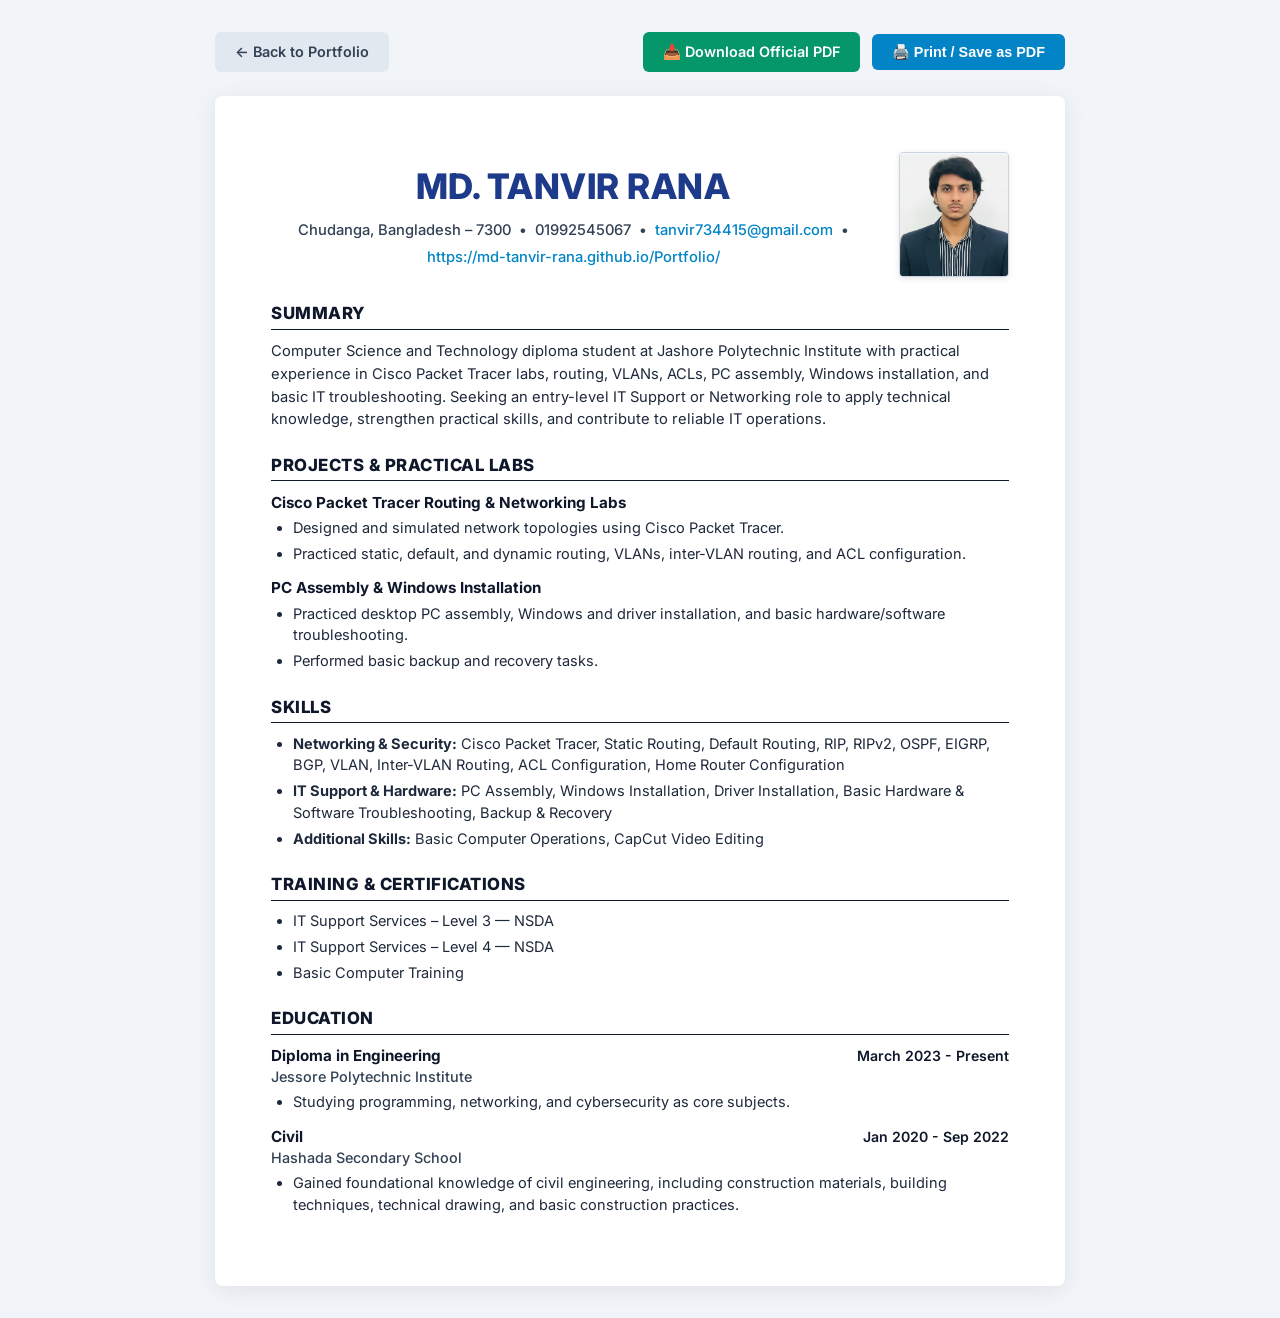
<file: assets/docs/Tanvir_Rana_CV.html>
<!DOCTYPE html>
<html lang="en">
<head>
  <meta charset="UTF-8">
  <meta name="viewport" content="width=device-width, initial-scale=1.0">
  <title>MD. TANVIR RANA - Curriculum Vitae</title>
  <link rel="preconnect" href="https://fonts.googleapis.com">
  <link rel="preconnect" href="https://fonts.gstatic.com" crossorigin>
  <link href="https://fonts.googleapis.com/css2?family=Inter:wght@300;400;500;600;700;800&display=swap" rel="stylesheet">
  <style>
    :root {
      --primary: #0284c7;
      --primary-dark: #0369a1;
      --text-dark: #0f172a;
      --text-body: #1e293b;
      --text-muted: #475569;
      --bg: #ffffff;
      --border: #0f172a;
      --border-light: #cbd5e1;
    }

    * {
      box-sizing: border-box;
      margin: 0;
      padding: 0;
    }

    body {
      font-family: 'Inter', -apple-system, BlinkMacSystemFont, 'Segoe UI', Roboto, Helvetica, Arial, sans-serif;
      color: var(--text-body);
      background-color: #f1f5f9;
      line-height: 1.45;
      padding: 2rem 1rem;
    }

    /* Action bar */
    .action-bar {
      max-width: 850px;
      margin: 0 auto 1.5rem auto;
      display: flex;
      justify-content: space-between;
      align-items: center;
      flex-wrap: wrap;
      gap: 1rem;
    }

    .action-group {
      display: flex;
      gap: 0.75rem;
      align-items: center;
    }

    .btn {
      display: inline-flex;
      align-items: center;
      gap: 0.5rem;
      padding: 0.6rem 1.25rem;
      border-radius: 6px;
      font-weight: 600;
      font-size: 0.9rem;
      cursor: pointer;
      text-decoration: none;
      transition: all 0.2s ease;
      border: none;
    }

    .btn-primary {
      background: #0284c7;
      color: white;
    }

    .btn-primary:hover {
      background: #0369a1;
    }

    .btn-success {
      background: #059669;
      color: white;
    }

    .btn-success:hover {
      background: #047857;
    }

    .btn-secondary {
      background: #e2e8f0;
      color: #334155;
    }

    .btn-secondary:hover {
      background: #cbd5e1;
    }

    /* Resume Document Container */
    .resume-container {
      max-width: 850px;
      margin: 0 auto;
      background: #ffffff;
      padding: 3.5rem 3.5rem 3rem 3.5rem;
      border-radius: 8px;
      box-shadow: 0 4px 25px rgba(0, 0, 0, 0.08);
      position: relative;
    }

    /* Header */
    .header-layout {
      display: flex;
      justify-content: space-between;
      align-items: center;
      margin-bottom: 1.5rem;
      gap: 1.5rem;
    }

    .header-info {
      flex: 1;
      text-align: center;
    }

    .candidate-name {
      font-size: 2.2rem;
      font-weight: 800;
      color: #1e3a8a;
      letter-spacing: 0.5px;
      margin-bottom: 0.5rem;
      text-transform: uppercase;
    }

    .contact-line {
      font-size: 0.92rem;
      color: #334155;
      font-weight: 500;
      display: flex;
      flex-wrap: wrap;
      justify-content: center;
      align-items: center;
      gap: 0.35rem 0.5rem;
    }

    .contact-line a {
      color: #0284c7;
      text-decoration: none;
      font-weight: 500;
    }

    .contact-line a:hover {
      text-decoration: underline;
    }

    .header-photo {
      width: 110px;
      height: 125px;
      border-radius: 4px;
      object-fit: cover;
      border: 1px solid #cbd5e1;
      box-shadow: 0 2px 6px rgba(0,0,0,0.1);
      flex-shrink: 0;
    }

    /* Section Headings */
    section {
      margin-bottom: 1.35rem;
    }

    h2 {
      font-size: 1.05rem;
      font-weight: 800;
      color: #0f172a;
      text-transform: uppercase;
      letter-spacing: 0.5px;
      border-bottom: 1.8px solid #0f172a;
      padding-bottom: 0.2rem;
      margin-bottom: 0.65rem;
    }

    p {
      font-size: 0.92rem;
      color: #1e293b;
      line-height: 1.55;
    }

    /* Subheadings */
    .subhead-title {
      font-weight: 700;
      font-size: 0.95rem;
      color: #0f172a;
      margin-bottom: 0.25rem;
    }

    .subhead-item {
      margin-bottom: 0.75rem;
    }

    /* Bullet List */
    ul.bullet-list {
      list-style-type: disc;
      margin-left: 1.4rem;
      font-size: 0.91rem;
      color: #1e293b;
    }

    ul.bullet-list li {
      margin-bottom: 0.25rem;
      line-height: 1.5;
    }

    /* Education Item */
    .edu-item {
      margin-bottom: 0.75rem;
    }

    .edu-header {
      display: flex;
      justify-content: space-between;
      align-items: baseline;
      font-size: 0.95rem;
    }

    .edu-degree {
      font-weight: 700;
      color: #0f172a;
    }

    .edu-dates {
      font-weight: 600;
      color: #0f172a;
      font-size: 0.88rem;
    }

    .edu-institute {
      font-weight: 500;
      color: #334155;
      font-size: 0.9rem;
      margin-bottom: 0.25rem;
    }

    /* Print Styles */
    @media print {
      body {
        background: transparent;
        padding: 0;
      }
      .resume-container {
        box-shadow: none;
        padding: 0;
        max-width: 100%;
        margin: 0;
      }
      .action-bar {
        display: none !important;
      }
    }

    @media (max-width: 650px) {
      .resume-container {
        padding: 2rem 1.5rem;
      }
      .header-layout {
        flex-direction: column-reverse;
        text-align: center;
      }
      .candidate-name {
        font-size: 1.8rem;
      }
      .edu-header {
        flex-direction: column;
      }
    }
  </style>
</head>
<body>

  <!-- Top Action Toolbar -->
  <div class="action-bar">
    <a href="../../index.html" class="btn btn-secondary">← Back to Portfolio</a>
    <div class="action-group">
      <a href="MD_TANVIR_RANA_CV.pdf" download="MD_TANVIR_RANA_CV.pdf" class="btn btn-success" title="Download exact uploaded PDF CV">
        📥 Download Official PDF
      </a>
      <button onclick="window.print()" class="btn btn-primary" title="Print or save as PDF via browser">
        🖨️ Print / Save as PDF
      </button>
    </div>
  </div>

  <!-- CV Sheet Container -->
  <div class="resume-container">
    <!-- Header -->
    <header class="header-layout">
      <div class="header-info">
        <h1 class="candidate-name">MD. TANVIR RANA</h1>
        <div class="contact-line">
          <span>Chudanga, Bangladesh – 7300</span>
          <span>•</span>
          <span><a href="tel:01992545067" style="color:inherit; text-decoration:none;">01992545067</a></span>
          <span>•</span>
          <span><a href="mailto:tanvir734415@gmail.com">tanvir734415@gmail.com</a></span>
          <span>•</span>
          <span><a href="https://md-tanvir-rana.github.io/Portfolio/" target="_blank">https://md-tanvir-rana.github.io/Portfolio/</a></span>
        </div>
      </div>
      <img src="../images/profile.jpg" alt="MD. Tanvir Rana" class="header-photo">
    </header>

    <!-- Summary Section -->
    <section>
      <h2>SUMMARY</h2>
      <p>
        Computer Science and Technology diploma student at Jashore Polytechnic Institute with practical experience in Cisco Packet Tracer labs, routing, VLANs, ACLs, PC assembly, Windows installation, and basic IT troubleshooting. Seeking an entry-level IT Support or Networking role to apply technical knowledge, strengthen practical skills, and contribute to reliable IT operations.
      </p>
    </section>

    <!-- Projects & Practical Labs Section -->
    <section>
      <h2>PROJECTS &amp; PRACTICAL LABS</h2>
      <div class="subhead-item">
        <div class="subhead-title">Cisco Packet Tracer Routing &amp; Networking Labs</div>
        <ul class="bullet-list">
          <li>Designed and simulated network topologies using Cisco Packet Tracer.</li>
          <li>Practiced static, default, and dynamic routing, VLANs, inter-VLAN routing, and ACL configuration.</li>
        </ul>
      </div>

      <div class="subhead-item">
        <div class="subhead-title">PC Assembly &amp; Windows Installation</div>
        <ul class="bullet-list">
          <li>Practiced desktop PC assembly, Windows and driver installation, and basic hardware/software troubleshooting.</li>
          <li>Performed basic backup and recovery tasks.</li>
        </ul>
      </div>
    </section>

    <!-- Skills Section -->
    <section>
      <h2>SKILLS</h2>
      <ul class="bullet-list">
        <li><strong>Networking &amp; Security:</strong> Cisco Packet Tracer, Static Routing, Default Routing, RIP, RIPv2, OSPF, EIGRP, BGP, VLAN, Inter-VLAN Routing, ACL Configuration, Home Router Configuration</li>
        <li><strong>IT Support &amp; Hardware:</strong> PC Assembly, Windows Installation, Driver Installation, Basic Hardware &amp; Software Troubleshooting, Backup &amp; Recovery</li>
        <li><strong>Additional Skills:</strong> Basic Computer Operations, CapCut Video Editing</li>
      </ul>
    </section>

    <!-- Training & Certifications Section -->
    <section>
      <h2>TRAINING &amp; CERTIFICATIONS</h2>
      <ul class="bullet-list">
        <li>IT Support Services – Level 3 — NSDA</li>
        <li>IT Support Services – Level 4 — NSDA</li>
        <li>Basic Computer Training</li>
      </ul>
    </section>

    <!-- Education Section -->
    <section>
      <h2>EDUCATION</h2>
      <div class="edu-item">
        <div class="edu-header">
          <span class="edu-degree">Diploma in Engineering</span>
          <span class="edu-dates">March 2023 - Present</span>
        </div>
        <div class="edu-institute">Jessore Polytechnic Institute</div>
        <ul class="bullet-list">
          <li>Studying programming, networking, and cybersecurity as core subjects.</li>
        </ul>
      </div>

      <div class="edu-item">
        <div class="edu-header">
          <span class="edu-degree">Civil</span>
          <span class="edu-dates">Jan 2020 - Sep 2022</span>
        </div>
        <div class="edu-institute">Hashada Secondary School</div>
        <ul class="bullet-list">
          <li>Gained foundational knowledge of civil engineering, including construction materials, building techniques, technical drawing, and basic construction practices.</li>
        </ul>
      </div>
    </section>
  </div>

</body>
</html>
</file>
<file: style.css>
/* ==========================================================================
   TANVIR RANA - IT SUPPORT & NETWORKING PORTFOLIO STYLESHEET
   Modern, Cyber-Tech & Sleek Glassmorphism Design
   ========================================================================== */

:root {
  --font-main: 'Outfit', -apple-system, BlinkMacSystemFont, 'Segoe UI', Roboto, sans-serif;
  --font-mono: 'JetBrains Mono', 'Fira Code', Consolas, monospace;

  /* Cyber Dark Theme (Default) */
  --bg-primary: #070d18;
  --bg-secondary: #0d1527;
  --bg-card: rgba(16, 26, 46, 0.75);
  --bg-card-hover: rgba(22, 36, 64, 0.9);
  --border-color: rgba(56, 189, 248, 0.15);
  --border-focus: #38bdf8;

  --text-main: #f1f5f9;
  --text-secondary: #94a3b8;
  --text-muted: #64748b;

  --accent-cyan: #38bdf8;
  --accent-blue: #0284c7;
  --accent-emerald: #10b981;
  --accent-amber: #f59e0b;
  --accent-glow: rgba(56, 189, 248, 0.35);

  --nav-bg: rgba(7, 13, 24, 0.85);
  --terminal-bg: #030712;
  --shadow-card: 0 10px 30px -10px rgba(0, 0, 0, 0.5);
  --transition: all 0.3s cubic-bezier(0.4, 0, 0.2, 1);
}


/* Base Resets */
*, *::before, *::after {
  box-sizing: border-box;
  margin: 0;
  padding: 0;
}

html {
  scroll-behavior: smooth;
  font-size: 16px;
}

body {
  font-family: var(--font-main);
  background-color: var(--bg-primary);
  color: var(--text-main);
  line-height: 1.6;
  overflow-x: hidden;
  transition: background-color 0.3s ease, color 0.3s ease;
  position: relative;
}

/* Background Canvas */
#network-canvas {
  position: fixed;
  top: 0;
  left: 0;
  width: 100vw;
  height: 100vh;
  pointer-events: none;
  z-index: 0;
  opacity: 0.65;
}

.content-wrapper {
  position: relative;
  z-index: 1;
}

/* Container */
.container {
  width: 90%;
  max-width: 1200px;
  margin: 0 auto;
  padding: 0 1rem;
}

/* Typography Helpers */
.text-cyan { color: var(--accent-cyan); }
.text-emerald { color: var(--accent-emerald); }
.text-amber { color: var(--accent-amber); }
.mono { font-family: var(--font-mono); }

/* Navigation Bar */
.navbar {
  position: fixed;
  top: 0;
  left: 0;
  right: 0;
  height: 72px;
  background: var(--nav-bg);
  backdrop-filter: blur(14px);
  -webkit-backdrop-filter: blur(14px);
  border-bottom: 1px solid var(--border-color);
  z-index: 1000;
  transition: var(--transition);
}

.nav-container {
  display: flex;
  align-items: center;
  justify-content: space-between;
  height: 100%;
}

.logo {
  display: flex;
  align-items: center;
  gap: 0.6rem;
  font-weight: 700;
  font-size: 1.25rem;
  color: var(--text-main);
  text-decoration: none;
  letter-spacing: -0.5px;
}

.logo-badge {
  background: linear-gradient(135deg, var(--accent-cyan), var(--accent-emerald));
  color: #070d18;
  padding: 0.2rem 0.6rem;
  border-radius: 6px;
  font-size: 0.8rem;
  font-family: var(--font-mono);
  font-weight: 700;
}

.nav-links {
  display: flex;
  align-items: center;
  list-style: none;
  gap: 1.8rem;
}

.nav-link {
  color: var(--text-secondary);
  text-decoration: none;
  font-weight: 500;
  font-size: 0.95rem;
  transition: var(--transition);
  position: relative;
  padding: 0.4rem 0;
}

.nav-link:hover, .nav-link.active {
  color: var(--accent-cyan);
}

.nav-link::after {
  content: '';
  position: absolute;
  bottom: 0;
  left: 0;
  width: 0%;
  height: 2px;
  background: var(--accent-cyan);
  transition: var(--transition);
}

.nav-link:hover::after, .nav-link.active::after {
  width: 100%;
}

.nav-actions {
  display: flex;
  align-items: center;
  gap: 1rem;
}


.hamburger {
  display: none;
  background: none;
  border: none;
  color: var(--text-main);
  font-size: 1.6rem;
  cursor: pointer;
}

/* Hero Section */
.hero-section {
  min-height: 100vh;
  padding: 130px 0 60px 0;
  display: flex;
  align-items: center;
  position: relative;
}

.hero-grid {
  display: grid;
  grid-template-columns: 1.1fr 0.9fr;
  gap: 3.5rem;
  align-items: center;
}

.hero-badge-wrap {
  display: inline-flex;
  align-items: center;
  gap: 0.6rem;
  padding: 0.35rem 0.9rem;
  background: rgba(16, 185, 129, 0.1);
  border: 1px solid rgba(16, 185, 129, 0.3);
  border-radius: 30px;
  margin-bottom: 1.2rem;
}

.pulse-dot {
  width: 8px;
  height: 8px;
  background-color: var(--accent-emerald);
  border-radius: 50%;
  box-shadow: 0 0 0 rgba(16, 185, 129, 0.7);
  animation: pulseGreen 2s infinite;
}

@keyframes pulseGreen {
  0% { box-shadow: 0 0 0 0 rgba(16, 185, 129, 0.7); }
  70% { box-shadow: 0 0 0 10px rgba(16, 185, 129, 0); }
  100% { box-shadow: 0 0 0 0 rgba(16, 185, 129, 0); }
}

.hero-badge-text {
  font-size: 0.85rem;
  font-weight: 600;
  color: var(--accent-emerald);
  letter-spacing: 0.5px;
  text-transform: uppercase;
}

.hero-title {
  font-size: 3.2rem;
  font-weight: 800;
  line-height: 1.15;
  margin-bottom: 0.8rem;
  letter-spacing: -1px;
}

.gradient-text {
  background: linear-gradient(135deg, #38bdf8 0%, #10b981 50%, #818cf8 100%);
  background-size: 200% auto;
  -webkit-background-clip: text;
  -webkit-text-fill-color: transparent;
  animation: flowGradient 4s linear infinite;
}

@keyframes flowGradient {
  0% { background-position: 0% 50%; }
  50% { background-position: 100% 50%; }
  100% { background-position: 0% 50%; }
}

.typewriter-line {
  font-size: 1.4rem;
  font-weight: 600;
  color: var(--accent-cyan);
  margin-bottom: 1.2rem;
  min-height: 2rem;
  text-shadow: 0 0 12px rgba(56, 189, 248, 0.4);
}

.hero-desc {
  font-size: 1.05rem;
  color: var(--text-secondary);
  line-height: 1.7;
  margin-bottom: 2rem;
  max-width: 580px;
}

.hero-actions {
  display: flex;
  flex-direction: column;
  gap: 0.85rem;
  margin-bottom: 2.5rem;
}

.hero-actions-row,
.hero-social-row {
  display: flex;
  flex-wrap: wrap;
  gap: 0.85rem;
  align-items: center;
}

.btn {
  display: inline-flex;
  align-items: center;
  gap: 0.6rem;
  padding: 0.75rem 1.6rem;
  border-radius: 8px;
  font-weight: 600;
  font-size: 0.95rem;
  text-decoration: none;
  cursor: pointer;
  transition: var(--transition);
  border: 1px solid transparent;
  position: relative;
  overflow: hidden;
}

/* Light sweep shimmer effect across buttons on hover */
.btn::after {
  content: '';
  position: absolute;
  top: -50%;
  left: -75%;
  width: 50%;
  height: 200%;
  background: linear-gradient(90deg, transparent, rgba(255, 255, 255, 0.3), transparent);
  transform: rotate(25deg);
  transition: all 0.65s ease;
  pointer-events: none;
}

.btn:hover::after {
  left: 125%;
}

.btn-primary {
  background: linear-gradient(135deg, var(--accent-cyan), var(--accent-blue));
  color: #ffffff;
  box-shadow: 0 4px 20px var(--accent-glow);
}

.btn-primary:hover {
  transform: translateY(-3px) scale(1.02);
  box-shadow: 0 8px 30px rgba(56, 189, 248, 0.6);
}

.btn-outline {
  background: transparent;
  border-color: var(--border-color);
  color: var(--text-main);
  backdrop-filter: blur(8px);
}

.btn-outline:hover {
  border-color: var(--accent-cyan);
  background: rgba(56, 189, 248, 0.12);
  transform: translateY(-3px) scale(1.02);
  box-shadow: 0 0 20px rgba(56, 189, 248, 0.25);
}

.hero-stats {
  display: flex;
  gap: 2rem;
  padding-top: 1.5rem;
  border-top: 1px solid var(--border-color);
}

.stat-item h3 {
  font-size: 1.8rem;
  font-weight: 700;
  color: var(--accent-cyan);
  font-family: var(--font-mono);
  text-shadow: 0 0 10px rgba(56, 189, 248, 0.3);
}

.stat-item p {
  font-size: 0.85rem;
  color: var(--text-muted);
}

/* Hero Visual / Avatar Card */
.hero-visual {
  position: relative;
  display: flex;
  justify-content: center;
}

.avatar-card {
  position: relative;
  width: 330px;
  height: 330px;
  border-radius: 50%;
  padding: 6px;
  display: flex;
  align-items: center;
  justify-content: center;
}

/* Rotating Neon Conic Ring */
.avatar-card::before {
  content: '';
  position: absolute;
  inset: -6px;
  border-radius: 50%;
  background: conic-gradient(from 0deg, #38bdf8, #10b981, #6366f1, #0284c7, #38bdf8);
  animation: rotateNeonRing 4s linear infinite;
  z-index: 0;
  filter: blur(2px);
}

/* Ambient Pulsing Aura */
.avatar-card::after {
  content: '';
  position: absolute;
  inset: -14px;
  border-radius: 50%;
  background: conic-gradient(from 0deg, rgba(56, 189, 248, 0.6), rgba(16, 185, 129, 0.6), rgba(99, 102, 241, 0.6), rgba(56, 189, 248, 0.6));
  animation: rotateNeonRing 4s linear infinite reverse, avatarPulse 3.5s ease-in-out infinite alternate;
  z-index: -1;
  filter: blur(24px);
  opacity: 0.85;
}

@keyframes rotateNeonRing {
  0% { transform: rotate(0deg); }
  100% { transform: rotate(360deg); }
}

@keyframes avatarPulse {
  0% { transform: scale(0.95); opacity: 0.55; }
  100% { transform: scale(1.06); opacity: 0.95; }
}

.avatar-inner {
  position: relative;
  width: 100%;
  height: 100%;
  border-radius: 50%;
  overflow: hidden;
  background: var(--bg-secondary);
  border: 4px solid var(--bg-primary);
  z-index: 1;
  box-shadow: inset 0 0 25px rgba(0, 0, 0, 0.6);
}

.avatar-inner img {
  width: 100%;
  height: 100%;
  object-fit: cover;
  object-position: center 15%;
  transition: transform 0.6s cubic-bezier(0.16, 1, 0.3, 1);
}

.avatar-card:hover .avatar-inner img {
  transform: scale(1.08);
}

.floating-tech-badge {
  position: absolute;
  padding: 0.65rem 1.1rem;
  background: var(--bg-card);
  backdrop-filter: blur(14px);
  -webkit-backdrop-filter: blur(14px);
  border: 1px solid var(--border-color);
  border-radius: 14px;
  display: flex;
  align-items: center;
  gap: 0.65rem;
  box-shadow: 0 10px 30px rgba(0, 0, 0, 0.4), 0 0 15px rgba(56, 189, 248, 0.15);
  animation: floatAnim 4s ease-in-out infinite alternate;
  z-index: 2;
  transition: var(--transition);
}

.floating-tech-badge:hover {
  transform: translateY(-5px) scale(1.05);
  border-color: var(--accent-cyan);
  box-shadow: 0 15px 35px rgba(0, 0, 0, 0.5), 0 0 25px rgba(56, 189, 248, 0.35);
}

.floating-tech-badge.badge-top {
  top: -12px;
  right: 10px;
  animation-delay: 0s;
}

.floating-tech-badge.badge-bottom {
  bottom: -12px;
  left: 0px;
  animation-delay: 2s;
}

@keyframes floatAnim {
  0% { transform: translateY(0); }
  100% { transform: translateY(-10px); }
}

.badge-icon {
  font-size: 1.3rem;
}

.badge-label {
  font-size: 0.75rem;
  color: var(--text-muted);
}

.badge-val {
  font-size: 0.88rem;
  font-weight: 700;
  color: var(--text-main);
}

/* Section Header Utility */
.section-header {
  text-align: center;
  max-width: 650px;
  margin: 0 auto 3.5rem auto;
}

.section-tag {
  display: inline-block;
  font-size: 0.85rem;
  font-family: var(--font-mono);
  font-weight: 700;
  color: var(--accent-cyan);
  text-transform: uppercase;
  letter-spacing: 1.5px;
  margin-bottom: 0.5rem;
}

.section-title {
  font-size: 2.2rem;
  font-weight: 800;
  color: var(--text-main);
  letter-spacing: -0.5px;
  margin-bottom: 0.8rem;
}

.section-desc {
  font-size: 1rem;
  color: var(--text-secondary);
}

/* Sections Global */
section {
  padding: 80px 0;
  position: relative;
}

/* Interactive Skills Graph Section */
.terminal-section,
.skills-graph-section {
  padding: 5rem 0;
  background: radial-gradient(circle at 50% 50%, rgba(14, 165, 233, 0.05) 0%, transparent 70%), var(--bg-secondary);
  border-top: 1px solid var(--border-color);
  border-bottom: 1px solid var(--border-color);
}

/* Skill Graph & Terminal Dashboard */
.dashboard-tabs {
  display: flex;
  justify-content: center;
  gap: 1rem;
  margin-bottom: 2rem;
  flex-wrap: wrap;
}

.dashboard-tab-btn {
  background: var(--bg-card);
  border: 1px solid var(--border-color);
  color: var(--text-secondary);
  padding: 0.65rem 1.6rem;
  border-radius: 10px;
  font-family: var(--font-mono);
  font-size: 0.95rem;
  font-weight: 600;
  cursor: pointer;
  display: flex;
  align-items: center;
  gap: 0.6rem;
  transition: var(--transition);
  backdrop-filter: blur(8px);
}

.dashboard-tab-btn:hover {
  border-color: var(--accent-cyan);
  color: var(--text-main);
  transform: translateY(-2px);
}

.dashboard-tab-btn.active {
  background: linear-gradient(135deg, var(--accent-cyan), var(--accent-blue));
  border-color: var(--accent-cyan);
  color: #ffffff;
  box-shadow: 0 4px 20px var(--accent-glow);
}

.dashboard-content-pane {
  display: none;
}

.dashboard-content-pane.active {
  display: block;
  animation: modalIn 0.35s ease;
}

/* Graph View Card & Layout */
.graph-card-wrapper {
  background: var(--bg-card);
  border: 1px solid var(--border-color);
  border-radius: 16px;
  padding: 2.2rem;
  box-shadow: 0 20px 40px rgba(0, 0, 0, 0.4);
  backdrop-filter: blur(14px);
}

.graph-stats-row {
  display: grid;
  grid-template-columns: repeat(auto-fit, minmax(200px, 1fr));
  gap: 1.2rem;
  margin-bottom: 2.2rem;
}

.graph-stat-box {
  background: rgba(3, 7, 18, 0.6);
  border: 1px solid var(--border-color);
  border-radius: 10px;
  padding: 1.2rem;
  text-align: center;
  transition: var(--transition);
}

.graph-stat-box:hover {
  border-color: var(--accent-cyan);
  transform: translateY(-3px);
  box-shadow: 0 8px 25px rgba(56, 189, 248, 0.15);
}

.graph-stat-val {
  font-size: 1.9rem;
  font-weight: 800;
  color: var(--accent-cyan);
  font-family: var(--font-mono);
  text-shadow: 0 0 10px rgba(56, 189, 248, 0.3);
}

.graph-stat-lbl {
  font-size: 0.82rem;
  color: var(--text-muted);
  margin-top: 0.3rem;
}

.graph-main-grid {
  display: grid;
  grid-template-columns: 1fr 1.25fr;
  gap: 2.5rem;
  align-items: center;
}

/* Radar Chart Styling */
.radar-container {
  display: flex;
  flex-direction: column;
  align-items: center;
  position: relative;
  background: rgba(3, 7, 18, 0.4);
  border: 1px solid rgba(56, 189, 248, 0.12);
  border-radius: 12px;
  padding: 1.5rem 1.25rem;
}

.radar-title {
  font-size: 1rem;
  font-weight: 700;
  color: var(--text-main);
  margin-bottom: 0.2rem;
}

.radar-subtitle {
  font-size: 0.8rem;
  color: var(--text-muted);
  font-family: var(--font-mono);
  margin-bottom: 1rem;
}

.radar-svg {
  width: 100%;
  max-width: 480px;
  height: auto;
  overflow: visible;
  filter: drop-shadow(0 0 15px rgba(56, 189, 248, 0.2));
}

.radar-polygon {
  fill: rgba(56, 189, 248, 0.28);
  stroke: var(--accent-cyan);
  stroke-width: 2.5;
  filter: drop-shadow(0 0 8px rgba(56, 189, 248, 0.6));
  transition: all 0.4s ease;
}

.radar-point {
  fill: var(--accent-emerald);
  stroke: #ffffff;
  stroke-width: 2;
  cursor: pointer;
  transition: r 0.2s ease, fill 0.2s ease;
}

.radar-point:hover {
  fill: var(--accent-cyan);
  r: 6.5;
}

/* Horizontal Progress Bars Graph */
.bar-graph-list {
  display: flex;
  flex-direction: column;
  gap: 0.95rem;
}

.skill-bar-item {
  background: rgba(3, 7, 18, 0.5);
  border: 1px solid rgba(56, 189, 248, 0.12);
  padding: 0.95rem 1.2rem;
  border-radius: 10px;
  transition: var(--transition);
}

.skill-bar-item:hover {
  border-color: var(--accent-cyan);
  background: rgba(3, 7, 18, 0.8);
  transform: translateX(4px);
  box-shadow: 0 6px 20px rgba(0, 0, 0, 0.3);
}

.skill-bar-header {
  display: flex;
  justify-content: space-between;
  align-items: center;
  margin-bottom: 0.65rem;
}

.skill-bar-title {
  display: flex;
  align-items: center;
  gap: 0.5rem;
  font-weight: 600;
  font-size: 0.92rem;
  color: var(--text-main);
}

.skill-bar-badge {
  font-family: var(--font-mono);
  font-size: 0.85rem;
  font-weight: 700;
  color: var(--accent-cyan);
}

.skill-bar-track {
  width: 100%;
  height: 8px;
  background: rgba(255, 255, 255, 0.08);
  border-radius: 4px;
  overflow: hidden;
  margin-bottom: 0;
}

.skill-bar-fill {
  height: 100%;
  border-radius: 4px;
  background: linear-gradient(90deg, var(--accent-cyan), var(--accent-emerald));
  box-shadow: 0 0 10px rgba(56, 189, 248, 0.5);
  transition: width 1.2s cubic-bezier(0.16, 1, 0.3, 1);
}

.skill-bar-footer {
  display: flex;
  justify-content: space-between;
  align-items: center;
  font-size: 0.78rem;
  color: var(--text-muted);
}

.skill-test-trigger {
  color: var(--accent-emerald);
  cursor: pointer;
  background: none;
  border: none;
  font-family: var(--font-mono);
  font-size: 0.78rem;
  font-weight: 600;
  display: inline-flex;
  align-items: center;
  gap: 0.3rem;
  transition: var(--transition);
}

.skill-test-trigger:hover {
  color: var(--accent-cyan);
  text-decoration: underline;
}

.terminal-box {
  background: var(--terminal-bg);
  border: 1px solid var(--border-color);
  border-radius: 12px;
  overflow: hidden;
  box-shadow: 0 20px 40px rgba(0, 0, 0, 0.4);
}

.terminal-header {
  background: rgba(15, 23, 42, 0.9);
  padding: 0.75rem 1.2rem;
  display: flex;
  align-items: center;
  justify-content: space-between;
  border-bottom: 1px solid rgba(255, 255, 255, 0.08);
}

.terminal-controls {
  display: flex;
  gap: 0.45rem;
}

.t-btn {
  width: 12px;
  height: 12px;
  border-radius: 50%;
}

.t-close { background: #ef4444; }
.t-min { background: #f59e0b; }
.t-max { background: #10b981; }

.terminal-title {
  font-size: 0.85rem;
  font-family: var(--font-mono);
  color: var(--text-secondary);
}

.terminal-chips {
  display: flex;
  flex-wrap: wrap;
  gap: 0.5rem;
  padding: 0.8rem 1.2rem;
  background: rgba(2, 6, 23, 0.6);
  border-bottom: 1px solid rgba(255, 255, 255, 0.05);
  align-items: center;
}

.chip-label {
  font-size: 0.8rem;
  color: var(--text-muted);
  font-family: var(--font-mono);
}

.cli-chip {
  background: rgba(56, 189, 248, 0.12);
  border: 1px solid rgba(56, 189, 248, 0.25);
  color: var(--accent-cyan);
  padding: 0.25rem 0.65rem;
  border-radius: 4px;
  font-family: var(--font-mono);
  font-size: 0.8rem;
  cursor: pointer;
  transition: var(--transition);
}

.cli-chip:hover {
  background: var(--accent-cyan);
  color: #070d18;
}

.terminal-body {
  padding: 1.2rem;
  height: 320px;
  overflow-y: auto;
  font-family: var(--font-mono);
  font-size: 0.9rem;
  color: #cbd5e1;
  line-height: 1.5;
}

.terminal-output {
  margin-bottom: 0.5rem;
}

.terminal-line {
  margin-bottom: 0.35rem;
  word-break: break-all;
}

.terminal-prompt-line {
  display: flex;
  align-items: center;
  gap: 0.5rem;
  margin-top: 0.5rem;
}

.terminal-prompt {
  color: var(--accent-emerald);
  font-weight: 700;
  white-space: nowrap;
}

.terminal-input {
  flex: 1;
  background: transparent;
  border: none;
  color: #ffffff;
  font-family: var(--font-mono);
  font-size: 0.9rem;
  outline: none;
}

/* Skills Section */
.skills-filter {
  display: flex;
  justify-content: center;
  gap: 0.75rem;
  margin-bottom: 2.5rem;
  flex-wrap: wrap;
}

.filter-btn {
  background: var(--bg-card);
  border: 1px solid var(--border-color);
  color: var(--text-secondary);
  padding: 0.5rem 1.2rem;
  border-radius: 8px;
  cursor: pointer;
  font-weight: 600;
  font-size: 0.9rem;
  transition: var(--transition);
}

.filter-btn:hover, .filter-btn.active {
  background: var(--accent-cyan);
  border-color: var(--accent-cyan);
  color: #070d18;
}

.skills-grid {
  display: grid;
  grid-template-columns: repeat(auto-fill, minmax(270px, 1fr));
  gap: 1.5rem;
}

.skill-card {
  background: var(--bg-card);
  border: 1px solid var(--border-color);
  border-radius: 12px;
  padding: 1.5rem;
  transition: var(--transition);
  position: relative;
  overflow: hidden;
  backdrop-filter: blur(8px);
}

.skill-card:hover {
  transform: translateY(-4px);
  border-color: var(--accent-cyan);
  box-shadow: 0 10px 25px rgba(56, 189, 248, 0.15);
}

.skill-icon-wrap {
  width: 48px;
  height: 48px;
  border-radius: 10px;
  background: rgba(56, 189, 248, 0.1);
  color: var(--accent-cyan);
  display: grid;
  place-items: center;
  font-size: 1.4rem;
  margin-bottom: 1rem;
}

.skill-title {
  font-size: 1.1rem;
  font-weight: 700;
  color: var(--text-main);
  margin-bottom: 0.5rem;
}

.skill-desc {
  font-size: 0.88rem;
  color: var(--text-secondary);
  margin-bottom: 1rem;
}

.skill-tags {
  display: flex;
  flex-wrap: wrap;
  gap: 0.4rem;
}

.skill-tag {
  background: rgba(255, 255, 255, 0.05);
  border: 1px solid var(--border-color);
  color: var(--accent-cyan);
  padding: 0.15rem 0.5rem;
  border-radius: 4px;
  font-size: 0.75rem;
  font-family: var(--font-mono);
}

/* Projects Showcase */
.projects-grid {
  display: grid;
  grid-template-columns: repeat(auto-fit, minmax(350px, 1fr));
  gap: 2rem;
}

.project-card {
  background: var(--bg-card);
  border: 1px solid var(--border-color);
  border-radius: 16px;
  overflow: hidden;
  transition: var(--transition);
  display: flex;
  flex-direction: column;
}

.project-card:hover {
  transform: translateY(-6px);
  border-color: var(--accent-cyan);
  box-shadow: 0 15px 35px rgba(0, 0, 0, 0.35);
}

.project-img-wrapper {
  position: relative;
  width: 100%;
  height: 220px;
  overflow: hidden;
  background: #020617;
}

.project-img-wrapper img {
  width: 100%;
  height: 100%;
  object-fit: cover;
  transition: transform 0.5s ease;
}

.project-card:hover .project-img-wrapper img {
  transform: scale(1.04);
}

.project-overlay {
  position: absolute;
  top: 12px;
  left: 12px;
  display: flex;
  gap: 0.5rem;
}

.project-category-tag {
  background: rgba(7, 13, 24, 0.85);
  backdrop-filter: blur(8px);
  border: 1px solid var(--border-color);
  color: var(--accent-cyan);
  font-size: 0.75rem;
  font-family: var(--font-mono);
  padding: 0.3rem 0.65rem;
  border-radius: 6px;
  font-weight: 600;
}

.project-content {
  padding: 1.8rem;
  display: flex;
  flex-direction: column;
  flex: 1;
}

.project-title {
  font-size: 1.25rem;
  font-weight: 700;
  margin-bottom: 0.6rem;
  color: var(--text-main);
}

.project-desc {
  font-size: 0.92rem;
  color: var(--text-secondary);
  line-height: 1.6;
  margin-bottom: 1.2rem;
}

.project-features {
  list-style: none;
  margin-bottom: 1.4rem;
}

.project-features li {
  font-size: 0.86rem;
  color: var(--text-muted);
  margin-bottom: 0.35rem;
  display: flex;
  align-items: center;
  gap: 0.4rem;
}

.project-features li::before {
  content: '▹';
  color: var(--accent-cyan);
}

.project-tech-stack {
  display: flex;
  flex-wrap: wrap;
  gap: 0.4rem;
  margin-top: auto;
  margin-bottom: 1.2rem;
}

.project-actions {
  display: flex;
  gap: 0.8rem;
}

/* Certifications Section */
.cert-section {
  background: var(--bg-secondary);
}

.certs-grid {
  display: grid;
  grid-template-columns: repeat(auto-fit, minmax(320px, 1fr));
  gap: 2rem;
}

.cert-card {
  background: var(--bg-card);
  border: 1px solid var(--border-color);
  border-radius: 14px;
  overflow: hidden;
  transition: var(--transition);
  cursor: pointer;
  position: relative;
}

.cert-card:hover {
  transform: translateY(-5px);
  border-color: var(--accent-emerald);
  box-shadow: 0 10px 30px rgba(16, 185, 129, 0.15);
}

.cert-preview-img {
  width: 100%;
  height: 200px;
  background: #060d1a;
  overflow: hidden;
}

.cert-preview-img img {
  width: 100%;
  height: 100%;
  object-fit: cover;
  transition: transform 0.4s ease;
}

.cert-card:hover .cert-preview-img img {
  transform: scale(1.05);
}

.cert-body {
  padding: 1.5rem;
}

.cert-level-badge {
  display: inline-block;
  background: rgba(16, 185, 129, 0.15);
  color: var(--accent-emerald);
  font-family: var(--font-mono);
  font-size: 0.78rem;
  font-weight: 700;
  padding: 0.2rem 0.6rem;
  border-radius: 4px;
  margin-bottom: 0.6rem;
}

.cert-title {
  font-size: 1.15rem;
  font-weight: 700;
  color: var(--text-main);
  margin-bottom: 0.4rem;
}

.cert-issuer {
  font-size: 0.85rem;
  color: var(--text-secondary);
  margin-bottom: 0.8rem;
}

.cert-footer-link {
  display: flex;
  align-items: center;
  gap: 0.4rem;
  color: var(--accent-cyan);
  font-size: 0.88rem;
  font-weight: 600;
}

/* Education & Experience Timeline */
.timeline-wrap {
  position: relative;
  max-width: 800px;
  margin: 0 auto;
}

.timeline-wrap::before {
  content: '';
  position: absolute;
  top: 0;
  bottom: 0;
  left: 20px;
  width: 2px;
  background: var(--border-color);
}

.timeline-item {
  position: relative;
  margin-left: 55px;
  margin-bottom: 2.5rem;
}

.timeline-dot {
  position: absolute;
  top: 6px;
  left: -45px;
  width: 18px;
  height: 18px;
  border-radius: 50%;
  background: var(--bg-primary);
  border: 3px solid var(--accent-cyan);
  box-shadow: 0 0 10px var(--accent-glow);
}

.timeline-card {
  background: var(--bg-card);
  border: 1px solid var(--border-color);
  border-radius: 12px;
  padding: 1.5rem;
}

.timeline-period {
  font-size: 0.8rem;
  font-family: var(--font-mono);
  color: var(--accent-cyan);
  margin-bottom: 0.4rem;
}

.timeline-role {
  font-size: 1.2rem;
  font-weight: 700;
  color: var(--text-main);
  margin-bottom: 0.25rem;
}

.timeline-org {
  font-size: 0.95rem;
  color: var(--accent-emerald);
  margin-bottom: 0.75rem;
}

.timeline-desc {
  font-size: 0.9rem;
  color: var(--text-secondary);
  line-height: 1.6;
}

/* ==========================================================================
   Interests, Lifestyle & Beyond Work Section
   ========================================================================== */
.interests-section {
  background: var(--bg-primary);
  position: relative;
}

/* 1. Core Passions Grid */
.passions-grid {
  display: grid;
  grid-template-columns: repeat(auto-fit, minmax(320px, 1fr));
  gap: 1.8rem;
}

.passion-card {
  background: var(--bg-card);
  border: 1px solid var(--border-color);
  border-radius: 16px;
  overflow: hidden;
  display: flex;
  flex-direction: column;
  transition: var(--transition);
  position: relative;
}

.passion-card:hover {
  transform: translateY(-6px);
  border-color: var(--accent-cyan);
  box-shadow: 0 15px 35px -10px rgba(56, 189, 248, 0.2);
}

.passion-media-wrap {
  position: relative;
  width: 100%;
  height: 220px;
  background: #030712;
  overflow: hidden;
}

.passion-media {
  width: 100%;
  height: 100%;
  object-fit: cover;
  transition: transform 0.5s ease;
  display: block;
}

.passion-card:hover .passion-media {
  transform: scale(1.05);
}

.passion-badge {
  position: absolute;
  top: 12px;
  left: 12px;
  background: rgba(3, 7, 18, 0.85);
  backdrop-filter: blur(8px);
  border: 1px solid var(--border-color);
  color: var(--accent-cyan);
  font-size: 0.75rem;
  font-family: var(--font-mono);
  font-weight: 700;
  padding: 0.3rem 0.65rem;
  border-radius: 999px;
  z-index: 2;
}

.passion-media-actions {
  position: absolute;
  bottom: 10px;
  right: 10px;
  left: 10px;
  display: flex;
  justify-content: flex-end;
  gap: 0.5rem;
  z-index: 2;
  opacity: 0.95;
  transition: opacity 0.3s ease;
}

.media-btn-preview {
  background: rgba(3, 7, 18, 0.85);
  backdrop-filter: blur(8px);
  border: 1px solid var(--border-color);
  color: var(--text-main);
  padding: 0.35rem 0.75rem;
  border-radius: 8px;
  font-size: 0.78rem;
  font-weight: 600;
  cursor: pointer;
  transition: var(--transition);
  display: inline-flex;
  align-items: center;
  gap: 0.3rem;
  text-decoration: none;
}

.media-btn-preview:hover {
  border-color: var(--accent-cyan);
  color: var(--accent-cyan);
  background: rgba(56, 189, 248, 0.15);
}

.passion-content {
  padding: 1.5rem;
  display: flex;
  flex-direction: column;
  flex-grow: 1;
}

.passion-tag {
  font-size: 0.75rem;
  font-family: var(--font-mono);
  text-transform: uppercase;
  color: var(--accent-cyan);
  letter-spacing: 1px;
  margin-bottom: 0.4rem;
}

.passion-title {
  font-size: 1.22rem;
  font-weight: 700;
  color: var(--text-main);
  margin-bottom: 0.6rem;
}

.passion-desc {
  font-size: 0.88rem;
  color: var(--text-secondary);
  line-height: 1.6;
  margin-bottom: 1.2rem;
  flex-grow: 1;
}

.passion-highlights {
  display: flex;
  flex-wrap: wrap;
  gap: 0.4rem;
}

.pill-badge {
  background: rgba(2, 6, 23, 0.6);
  border: 1px solid var(--border-color);
  color: var(--text-muted);
  font-size: 0.75rem;
  padding: 0.25rem 0.6rem;
  border-radius: 999px;
  transition: var(--transition);
}

.passion-card:hover .pill-badge {
  color: var(--text-secondary);
  border-color: rgba(56, 189, 248, 0.25);
}



/* Contact Section */
.contact-grid {
  display: grid;
  grid-template-columns: 1fr 1fr;
  gap: 3rem;
  align-items: center;
}

.contact-info-panel {
  display: flex;
  flex-direction: column;
  gap: 1.5rem;
}

.contact-card {
  display: flex;
  align-items: center;
  justify-content: space-between;
  background: var(--bg-card);
  border: 1px solid var(--border-color);
  padding: 1.2rem 1.5rem;
  border-radius: 12px;
  transition: var(--transition);
}

.contact-card:hover {
  border-color: var(--accent-cyan);
  transform: translateY(-2px);
}

.contact-card-left {
  display: flex;
  align-items: center;
  gap: 1.2rem;
}

.contact-icon {
  width: 44px;
  height: 44px;
  border-radius: 10px;
  background: rgba(56, 189, 248, 0.1);
  color: var(--accent-cyan);
  display: grid;
  place-items: center;
  font-size: 1.3rem;
}

.contact-label {
  font-size: 0.8rem;
  color: var(--text-muted);
}

.contact-value {
  font-weight: 600;
  color: var(--text-main);
  font-size: 0.95rem;
}

.copy-btn {
  background: transparent;
  border: 1px solid var(--border-color);
  color: var(--text-secondary);
  padding: 0.4rem 0.8rem;
  border-radius: 6px;
  cursor: pointer;
  font-size: 0.8rem;
  font-family: var(--font-mono);
  transition: var(--transition);
}

.copy-btn:hover {
  border-color: var(--accent-cyan);
  color: var(--accent-cyan);
}

/* Contact Form */
.contact-form-wrap {
  background: var(--bg-card);
  border: 1px solid var(--border-color);
  border-radius: 16px;
  padding: 2.2rem;
  box-shadow: var(--shadow-card);
}

.form-group {
  margin-bottom: 1.4rem;
}

.form-label {
  display: block;
  font-size: 0.88rem;
  font-weight: 600;
  color: var(--text-main);
  margin-bottom: 0.4rem;
}

.form-control {
  width: 100%;
  background: rgba(3, 7, 18, 0.5);
  border: 1px solid var(--border-color);
  border-radius: 8px;
  padding: 0.75rem 1rem;
  font-family: var(--font-main);
  font-size: 0.95rem;
  color: var(--text-main);
  outline: none;
  transition: var(--transition);
}

.form-control:focus {
  border-color: var(--border-focus);
  box-shadow: 0 0 0 3px rgba(56, 189, 248, 0.15);
}

textarea.form-control {
  min-height: 120px;
  resize: vertical;
}

/* Footer */
footer {
  border-top: 1px solid var(--border-color);
  background: var(--bg-secondary);
  padding: 2.5rem 0;
  text-align: center;
  font-size: 0.9rem;
  color: var(--text-muted);
}

.footer-nav {
  display: flex;
  justify-content: center;
  gap: 1.5rem;
  margin-bottom: 1rem;
}

.footer-nav a {
  color: var(--text-secondary);
  text-decoration: none;
  transition: var(--transition);
}

.footer-nav a:hover {
  color: var(--accent-cyan);
}

/* Modal Popup */
.modal {
  position: fixed;
  top: 0;
  left: 0;
  width: 100%;
  height: 100%;
  background: rgba(3, 7, 18, 0.85);
  backdrop-filter: blur(8px);
  display: none;
  place-items: center;
  z-index: 2000;
  padding: 1.5rem;
}

.modal.active {
  display: grid;
}

.modal-content {
  background: var(--bg-secondary);
  border: 1px solid var(--border-color);
  border-radius: 16px;
  max-width: 800px;
  width: 100%;
  max-height: 90vh;
  overflow-y: auto;
  position: relative;
  box-shadow: 0 25px 50px rgba(0, 0, 0, 0.6);
  animation: modalIn 0.3s cubic-bezier(0.16, 1, 0.3, 1);
}

@keyframes modalIn {
  from { opacity: 0; transform: scale(0.92); }
  to { opacity: 1; transform: scale(1); }
}

.modal-header {
  padding: 1.2rem 1.6rem;
  display: flex;
  align-items: center;
  justify-content: space-between;
  border-bottom: 1px solid var(--border-color);
}

.modal-title {
  font-size: 1.25rem;
  font-weight: 700;
  color: var(--text-main);
}

.modal-close {
  background: none;
  border: none;
  color: var(--text-muted);
  font-size: 1.6rem;
  cursor: pointer;
  transition: var(--transition);
}

.modal-close:hover {
  color: #ef4444;
}

.modal-body {
  padding: 1.6rem;
}

.modal-body img {
  width: 100%;
  border-radius: 8px;
  border: 1px solid var(--border-color);
  margin-bottom: 1.2rem;
}

.modal-body video {
  width: 100%;
  max-height: 480px;
  border-radius: 8px;
  border: 1px solid var(--border-color);
  margin-bottom: 1.2rem;
  background: #000;
}

/* Toast Notification */
.toast {
  position: fixed;
  bottom: 30px;
  right: 30px;
  background: #0f172a;
  border: 1px solid var(--accent-emerald);
  color: #ffffff;
  padding: 0.8rem 1.4rem;
  border-radius: 8px;
  display: flex;
  align-items: center;
  gap: 0.6rem;
  box-shadow: 0 10px 25px rgba(0, 0, 0, 0.4);
  z-index: 3000;
  transform: translateY(100px);
  opacity: 0;
  transition: all 0.3s cubic-bezier(0.16, 1, 0.3, 1);
}

.toast.show {
  transform: translateY(0);
  opacity: 1;
}

/* Scroll To Top Button */
.scroll-top-btn {
  position: fixed;
  bottom: 30px;
  left: 30px;
  width: 44px;
  height: 44px;
  background: var(--bg-card);
  border: 1px solid var(--border-color);
  color: var(--accent-cyan);
  border-radius: 50%;
  cursor: pointer;
  display: grid;
  place-items: center;
  z-index: 100;
  opacity: 0;
  visibility: hidden;
  transition: var(--transition);
}

.scroll-top-btn.visible {
  opacity: 1;
  visibility: visible;
}

.scroll-top-btn:hover {
  transform: translateY(-3px);
  border-color: var(--accent-cyan);
  box-shadow: 0 0 15px var(--accent-glow);
}

/* Responsive Media Queries */
@media (max-width: 992px) {
  .hero-grid {
    grid-template-columns: 1fr;
    text-align: center;
  }

  .hero-desc {
    margin: 0 auto 2rem auto;
  }

  .hero-actions {
    justify-content: center;
    align-items: center;
  }

  .hero-actions-row,
  .hero-social-row {
    justify-content: center;
  }

  .hero-stats {
    justify-content: center;
  }

  .hero-visual {
    margin-top: 2rem;
  }

  .contact-grid {
    grid-template-columns: 1fr;
  }

  .graph-main-grid {
    grid-template-columns: 1fr;
    gap: 2rem;
  }
}

@media (max-width: 768px) {
  .nav-links {
    position: fixed;
    top: 72px;
    left: -100%;
    width: 100%;
    height: calc(100vh - 72px);
    background: var(--bg-primary);
    flex-direction: column;
    padding: 3rem 2rem;
    gap: 1.8rem;
    transition: left 0.3s ease;
  }

  .nav-links.active {
    left: 0;
  }

  .hamburger {
    display: block;
  }

  .hero-title {
    font-size: 2.3rem;
  }

  .section-title {
    font-size: 1.8rem;
  }

  .avatar-card {
    width: 260px;
    height: 260px;
  }

  .timeline-wrap::before {
    left: 10px;
  }

  .timeline-item {
    margin-left: 35px;
  }

  .timeline-dot {
    left: -32px;
  }
}

/* ==========================================================================
   Advanced Animations & Micro-Interactions
   ========================================================================== */

/* 1. Scroll-triggered Reveal Animations */
.reveal {
  opacity: 0;
  transform: translateY(35px);
  transition: opacity 0.75s cubic-bezier(0.16, 1, 0.3, 1), transform 0.75s cubic-bezier(0.16, 1, 0.3, 1);
  will-change: opacity, transform;
}

.reveal.revealed {
  opacity: 1;
  transform: translateY(0);
}

.reveal-delay-1 { transition-delay: 0.12s; }
.reveal-delay-2 { transition-delay: 0.24s; }
.reveal-delay-3 { transition-delay: 0.36s; }

/* 2. 3D Tilt Card & Glass Sheen */
.skill-card, .project-card, .cert-card, .contact-card {
  transition: transform 0.25s ease-out, box-shadow 0.3s ease, border-color 0.3s ease;
  transform-style: preserve-3d;
  will-change: transform;
}

/* 3. Glowing Border Pulse on Card Hover */
.project-card:hover, .cert-card:hover, .skill-card:hover {
  border-color: rgba(56, 189, 248, 0.6) !important;
  box-shadow: 0 15px 35px rgba(0, 0, 0, 0.5), 0 0 25px rgba(56, 189, 248, 0.2) !important;
}

/* 4. Stat Counter Pulse */
.stat-item.counting h3 {
  animation: counterGlow 1s ease-out;
}

@keyframes counterGlow {
  0% { transform: scale(1.2); color: #10b981; text-shadow: 0 0 20px #10b981; }
  100% { transform: scale(1); color: var(--accent-cyan); text-shadow: 0 0 10px rgba(56, 189, 248, 0.3); }
}

/* 5. Terminal Scanline Overlay */
.terminal-body {
  position: relative;
}

.terminal-body::before {
  content: "";
  position: absolute;
  top: 0; left: 0; right: 0; bottom: 0;
  background: linear-gradient(rgba(18, 16, 16, 0) 50%, rgba(0, 0, 0, 0.25) 50%);
  background-size: 100% 4px;
  pointer-events: none;
  opacity: 0.5;
  z-index: 2;
}

/* 6. Click Particle Ripple */
.click-ripple {
  position: fixed;
  border-radius: 50%;
  pointer-events: none;
  transform: translate(-50%, -50%) scale(0);
  animation: rippleAnim 0.6s cubic-bezier(0.1, 0.8, 0.3, 1) forwards;
  z-index: 9999;
}

@keyframes rippleAnim {
  0% {
    width: 0px;
    height: 0px;
    opacity: 0.9;
    border: 2px solid #38bdf8;
    box-shadow: 0 0 15px #38bdf8;
  }
  100% {
    width: 80px;
    height: 80px;
    opacity: 0;
    border: 1px solid #10b981;
    box-shadow: 0 0 30px #10b981;
  }
}
</file>
